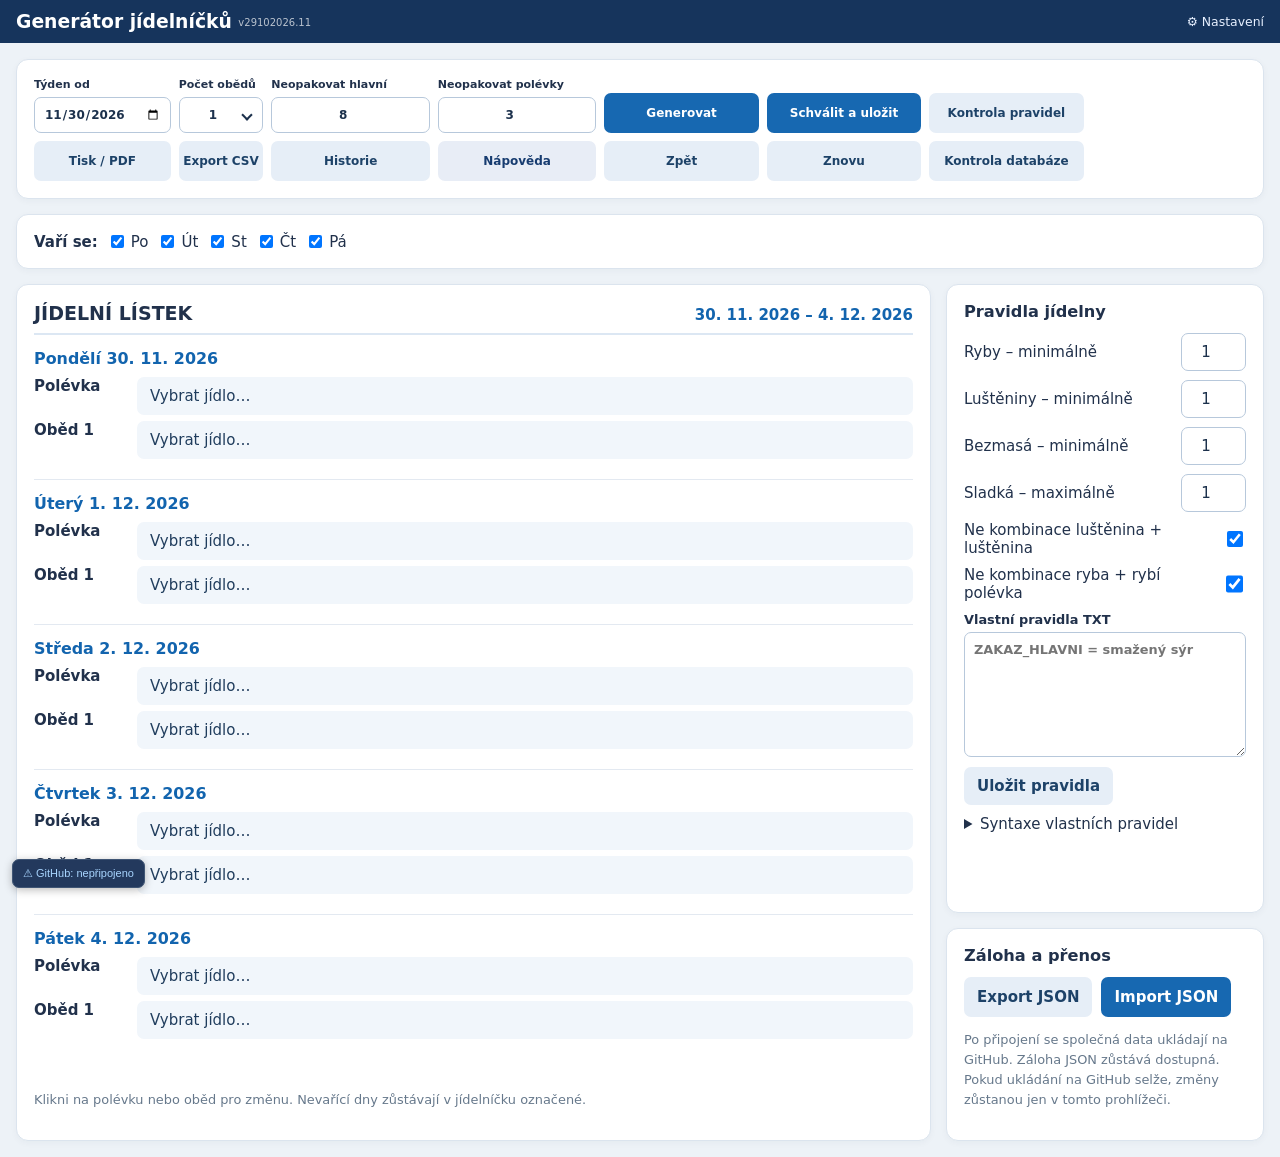
<file: index.html>
<!doctype html><html lang="cs"><head><meta charset="utf-8"><meta name="viewport" content="width=device-width,initial-scale=1"><title>Generátor školních jídelníčků</title><link rel="icon" href="favicon.ico?v=1" sizes="any"><link rel="apple-touch-icon" href="icon-192.png"><link rel="manifest" href="manifest.webmanifest"><meta name="theme-color" content="#ffb43d"><link rel="stylesheet" href="style.css?v=91"><style id="tablet-picker-stable-height">
/* Tablet: vyska dialogu nezavisi na poctu vysledku vyhledavani. */
@media (min-width: 601px) and (max-width: 1100px) {
  dialog#picker[open] {
    box-sizing: border-box !important;
    height: calc(100dvh - 12px) !important;
    max-height: calc(100dvh - 12px) !important;
    display: flex !important;
    flex-direction: column !important;
    overflow: hidden !important;
    margin-block: auto !important;
  }
  dialog#picker #choices {
    flex: 1 1 0 !important;
    min-height: 0 !important;
    max-height: none !important;
    overflow-y: auto !important;
    overscroll-behavior: contain;
  }
  dialog#picker .dialogtop,
  dialog#picker #pickerKindLabel,
  dialog#picker #search,
  dialog#picker .picker-category-label,
  dialog#picker .picker-management {
    flex-shrink: 0 !important;
  }
}
</style><style id="lenovo-picker-keyboard-fix">
/* Older Android WebView: visual viewport height is supplied by JS in pixels. */
@media (max-width: 1100px) {
 dialog#picker[open] {
  box-sizing:border-box!important;
  position:fixed!important;
  top:var(--picker-viewport-top, 0px)!important;
  bottom:auto!important;
  left:8px!important;right:8px!important;
  width:calc(100% - 16px)!important;
  max-width:none!important;
  height:var(--picker-viewport-height, calc(100vh - 16px))!important;
  max-height:var(--picker-viewport-height, calc(100vh - 16px))!important;
  margin:0 auto!important;
  padding:12px!important;
  display:flex!important;flex-direction:column!important;
  overflow:hidden!important;
 }
 dialog#picker #choices {flex:1 1 0!important;min-height:0!important;max-height:none!important;overflow-y:auto!important;overscroll-behavior:contain;}
 dialog#picker .dialogtop,dialog#picker #pickerKindLabel,dialog#picker #search,dialog#picker .picker-category-label,dialog#picker .picker-management {flex-shrink:0!important;}
 dialog#picker .picker-management {margin-top:auto!important;}
}
</style></head><body>
<header><div><h1>Generátor jídelníčků <small style="font-size:10px;font-weight:400;opacity:.7;white-space:nowrap;vertical-align:middle">v29102026.11</small></h1></div><div class="sync-area"><details class="github-settings"><summary>⚙ Nastavení</summary><div class="github-controls"><button id="ghConnect" type="button" class="alt">Připojit GitHub</button><button id="ghRefresh" type="button" class="alt" hidden>Načíst společná data</button><button id="ghResolve" type="button" class="alt" hidden>Vyřešit konflikt</button><button id="ghDisconnect" type="button" class="alt" hidden>Odpojit</button><p class="sync-hint">Změny se ukládají automaticky. Nová data se kontrolují při návratu do aplikace a průběžně. Při konfliktu se nic tiše nepřepíše.</p></div></details></div></header>
<main><section class="panel toolbar"><div class="toolbar-fields"><label>Týden od <span class="main-date-wrap"><input type="date" id="date" tabindex="-1" aria-hidden="true"><button type="button" id="openMainCalendar" class="main-date-overlay" aria-label="Vybrat týden v kalendáři" title="Vybrat týden v kalendáři"></button></span></label><label>Počet obědů <select id="count"><option value="1">1</option><option value="2">2</option></select></label><label>Neopakovat hlavní <input id="lockMain" type="number" min="0" max="20" value="8"><select id="lockMainMobile" class="mobile-lock-select" aria-label="Neopakovat hlavní"><option value="0">0</option><option value="1">1</option><option value="2">2</option><option value="3">3</option><option value="4">4</option><option value="5">5</option><option value="6">6</option><option value="7">7</option><option value="8" selected>8</option><option value="9">9</option><option value="10">10</option><option value="11">11</option><option value="12">12</option><option value="13">13</option><option value="14">14</option><option value="15">15</option><option value="16">16</option><option value="17">17</option><option value="18">18</option><option value="19">19</option><option value="20">20</option></select></label><label>Neopakovat polévky <input id="lockSoup" type="number" min="0" max="20" value="3"><select id="lockSoupMobile" class="mobile-lock-select" aria-label="Neopakovat polévky"><option value="0">0</option><option value="1">1</option><option value="2">2</option><option value="3" selected>3</option><option value="4">4</option><option value="5">5</option><option value="6">6</option><option value="7">7</option><option value="8">8</option><option value="9">9</option><option value="10">10</option><option value="11">11</option><option value="12">12</option><option value="13">13</option><option value="14">14</option><option value="15">15</option><option value="16">16</option><option value="17">17</option><option value="18">18</option><option value="19">19</option><option value="20">20</option></select></label></div><div class="toolbar-actions"><button id="generate">Generovat</button><button id="approve">Schválit a uložit</button><button id="validate" class="alt">Kontrola pravidel</button><button id="auditCatalog" class="alt">Kontrola databáze</button><button id="print" class="alt">Tisk / PDF</button><button id="csv" class="alt">Export CSV</button><button id="openHistory" class="alt">Historie</button><a class="help-link" href="napoveda.html?v=22" target="_blank" rel="noopener">Nápověda</a><button id="undo" class="alt">Zpět</button><button id="redo" class="alt">Znovu</button><details class="mobile-more" id="mobileMore"><summary>☰ Další</summary><div class="mobile-more-items"><button type="button" data-original="validate">Kontrola pravidel</button><button type="button" data-original="auditCatalog">Kontrola databáze</button><button type="button" data-original="csv">Export CSV</button><button type="button" data-original="print">Tisk / PDF</button><button type="button" data-original="openHistory">Historie</button><a href="napoveda.html?v=22" target="_blank" rel="noopener">Nápověda</a></div></details></div></section>
<section class="panel daybar"><strong>Vaří se:</strong><label><input type="checkbox" data-day="0" checked> Po</label><label><input type="checkbox" data-day="1" checked> Út</label><label><input type="checkbox" data-day="2" checked> St</label><label><input type="checkbox" data-day="3" checked> Čt</label><label><input type="checkbox" data-day="4" checked> Pá</label></section>
<div class="layout"><section class="panel"><div class="heading"><h2>JÍDELNÍ LÍSTEK</h2><strong id="range"></strong></div><div id="days"></div><p class="muted">Klikni na polévku nebo oběd pro změnu. Nevařící dny zůstávají v jídelníčku označené.</p></section>
<aside><section class="panel"><h2>Pravidla jídelny</h2><div id="rules"></div><label class="block">Vlastní pravidla TXT <textarea id="txtRules" rows="7" placeholder="ZAKAZ_HLAVNI = smažený sýr"></textarea></label><button id="saveRules" class="alt">Uložit pravidla</button><details><summary>Syntaxe vlastních pravidel</summary><p class="muted">ZAKAZ_HLAVNI, ZAKAZ_POLEVKA, ZAKAZ_KOMBINACE, VYZADUJ_HLAVNI, VYZADUJ_POLEVKA, VYZADUJ_KOMBINACE. Každý požadavek na samostatný řádek; kombinace ve tvaru polévka | hlavní jídlo.</p></details></section><section class="panel"><h2>Záloha a přenos</h2><div class="actions"><button id="backup" class="alt">Export JSON</button><label class="upload">Import JSON<input id="restore" type="file" accept=".json,application/json" hidden></label></div><p class="muted">Po připojení se společná data ukládají na GitHub. Záloha JSON zůstává dostupná. Pokud ukládání na GitHub selže, změny zůstanou jen v tomto prohlížeči.</p></section></aside></div>
<div id="status" role="status" aria-live="polite"></div></main>
<dialog id="picker"><div class="dialogtop"><h2 id="pickerTitle">Vybrat jídlo</h2><button id="closePicker" class="alt">Zavřít</button></div><label id="pickerKindLabel" class="picker-category-label" hidden>Druh <select id="pickerKind"><option value="main">Hlavní jídlo</option><option value="soup">Polévka</option></select></label><input id="search" placeholder="Hledat jídlo nebo kategorii…" autocomplete="off"><label class="picker-category-label">Kategorie <select id="pickerCategory"><option value="">VŠECHNY</option></select></label><div id="choices"></div><div class="picker-management"><label for="pickerMealName">Název vybraného nebo nového jídla</label><input id="pickerMealName" placeholder="Název pokrmu"><div class="picker-management-actions"><button type="button" id="pickerAdd" class="alt">Přidat</button><button type="button" id="pickerRename" class="alt">Přejmenovat</button><button type="button" id="pickerRemove" class="danger">Smazat</button><button type="button" id="pickerChoose">Vybrat ✓</button></div></div></dialog>
<dialog id="newMealCategoryDialog" class="new-meal-category-dialog"><h2>Potvrdit kategorii nového pokrmu</h2><div class="new-meal-summary"><div><strong>Druh:</strong> <span id="newMealKind"></span></div><div><label for="newMealName"><strong>Název jídla / polévky:</strong></label> <input id="newMealName" type="text" autocomplete="off" required></div></div><p id="newMealCategoryHint"></p><label class="block">Kategorie<select id="newMealCategory"></select></label><div class="actions"><button type="button" id="newMealCategoryAccept">Potvrdit a přidat</button><button type="button" id="newMealCategoryCancel" class="alt">Zrušit</button></div></dialog><dialog id="historyDialog" class="history-dialog"><div class="dialogtop"><h2>Historie jídelníčků</h2><button id="closeHistory" class="alt">Zavřít</button></div><div class="history-layout"><div class="history-list"><div id="historyList"></div></div><div class="history-detail"><h3 id="historyTitle">Vyber uložený týden</h3><div id="historyPreview"></div><div class="history-actions"><button id="historyLoad">Načíst jídelníček</button><button id="historyCopy" class="alt">Kopírovat do jiného týdne</button><button id="historyDelete" class="danger">Smazat z historie</button><label class="upload history-import-button">Import historie<input id="importHistory" type="file" accept=".json,application/json" hidden></label><button id="exportHistory" class="alt">Export historie</button><button id="historyPrint" class="alt">Tisk / PDF</button></div></div></div></dialog><dialog id="copyWeekDialog" class="copy-week-dialog" aria-labelledby="copyWeekTitle">
<div class="dialogtop"><h2 id="copyWeekTitle">Kopírovat do jiného týdne</h2><button type="button" id="copyCancel" class="alt">Zavřít</button></div>
<p>Vyber datum. Aplikace automaticky nastaví týden začínající příslušným pondělím.</p>
<div class="copy-cal-nav"><button type="button" id="copyPrevMonth" class="alt" aria-label="Předchozí měsíc">‹</button><strong id="copyMonthLabel"></strong><button type="button" id="copyNextMonth" class="alt" aria-label="Následující měsíc">›</button></div>
<div class="copy-cal-days"><span>Po</span><span>Út</span><span>St</span><span>Čt</span><span>Pá</span><span>So</span><span>Ne</span></div><div id="copyCalendar" class="copy-cal-grid"></div>
<div class="copy-cal-legend"><span>🟩 Dnes</span><span>🟦 Vybraný den</span><span>▫️ Cílový týden</span></div>
<p id="copyWeekRange" aria-live="polite"></p><p id="copyWeekWarning" class="copy-cal-warning" aria-live="polite"></p>
<div class="copy-cal-actions"><button type="button" id="copyToday" class="alt">Dnes</button><button type="button" id="copyConfirm">Kopírovat</button></div></dialog>
<script src="catalog-data.js"></script><script src="catalog.js"></script><script src="github-sync.js?v=23"></script><script src="app.js?v=79"></script><script>(function(){const menu=document.getElementById('mobileMore');if(!menu)return;menu.querySelectorAll('[data-original]').forEach(button=>button.addEventListener('click',()=>{menu.open=false;document.getElementById(button.dataset.original)?.click()}));menu.querySelectorAll('a').forEach(a=>a.addEventListener('click',()=>{menu.open=false}));document.addEventListener('pointerdown',e=>{if(menu.open&&!menu.contains(e.target))menu.open=false});document.addEventListener('keydown',e=>{if(e.key==='Escape'&&menu.open)menu.open=false});})();</script><script>/* Presne barvy jednotlivych polozek bez systemoveho sedeho hoveru. */
(()=>{const ids=['count','lockMainMobile','lockSoupMobile'];let active=null;
function close(){if(active){active.hidden=true;active=null}}
for(const id of ids){const sel=document.getElementById(id);if(!sel)continue;
const shell=document.createElement('span');shell.className='toolbar-select-shell';sel.parentNode.insertBefore(shell,sel);shell.append(sel);
const trigger=document.createElement('button');trigger.type='button';trigger.className='toolbar-select-trigger';trigger.setAttribute('aria-label',sel.getAttribute('aria-label')||sel.closest('label')?.textContent.trim()||id);shell.append(trigger);
const menu=document.createElement('div');menu.className='toolbar-select-list';menu.hidden=true;shell.append(menu);
function refresh(){trigger.textContent=sel.selectedOptions[0]?.textContent||sel.value;menu.replaceChildren();for(const opt of sel.options){const b=document.createElement('button');b.type='button';b.className='toolbar-select-item';b.textContent=opt.textContent;b.addEventListener('click',()=>{sel.value=opt.value;sel.dispatchEvent(new Event('change',{bubbles:true}));refresh();close();trigger.focus()});menu.append(b)}}
trigger.addEventListener('click',()=>{const was=!menu.hidden;close();if(!was){refresh();menu.hidden=false;active=menu}});
sel.addEventListener('change',refresh);const obs=new MutationObserver(refresh);obs.observe(sel,{attributes:true,attributeFilter:['value']});
refresh();const oldValue=Object.getOwnPropertyDescriptor(HTMLSelectElement.prototype,'value');if(oldValue){Object.defineProperty(sel,'value',{get(){return oldValue.get.call(this)},set(v){oldValue.set.call(this,v);refresh()},configurable:true})}
}
document.addEventListener('pointerdown',e=>{if(active&&!e.target.closest('.toolbar-select-shell'))close()});document.addEventListener('keydown',e=>{if(e.key==='Escape')close()});
})();</script><script id="lenovo-picker-keyboard-js">
(function(){
 const picker=document.getElementById('picker');if(!picker)return;
 function setLandscape(){
  var touch=window.matchMedia ? window.matchMedia('(pointer: coarse)').matches : ('ontouchstart' in window);
  var wide=window.innerWidth>=681 && window.innerWidth<=1800 && window.innerWidth>window.innerHeight;
  document.documentElement.classList.toggle('tablet-landscape-picker',!!(touch&&wide));
 }
 setLandscape();
 function fit(){
  setLandscape();
  if(!picker.open)return;
  const vv=window.visualViewport;
  const h=vv?vv.height:window.innerHeight;
  const top=vv?vv.offsetTop:0;
  picker.style.setProperty('--picker-viewport-height',Math.max(120,Math.floor(h-12))+'px');
  picker.style.setProperty('--picker-viewport-top',Math.round(top+6)+'px');
  picker.style.setProperty('--picker-viewport-left',Math.round(vv?vv.offsetLeft:0)+'px');
  picker.style.setProperty('--picker-viewport-width',Math.floor(vv?vv.width:window.innerWidth)+'px');
 }
 if(window.visualViewport){visualViewport.addEventListener('resize',fit);visualViewport.addEventListener('scroll',fit)}
 window.addEventListener('resize',fit);
 picker.addEventListener('focusin',()=>{fit();setTimeout(fit,100);setTimeout(fit,350)});
 new MutationObserver(fit).observe(picker,{attributes:true,attributeFilter:['open']});
 document.getElementById('search')?.addEventListener('input',fit);
})();
</script><script id="mobile-picker-compact-v09">(function(){
 var picker=document.getElementById('picker'),kind=document.getElementById('pickerKind'),search=document.getElementById('search');
 if(!picker||!kind||!search)return;
 function update(){picker.classList.toggle('picker-fixed-kind',kind.disabled);}
 new MutationObserver(update).observe(picker,{attributes:true,attributeFilter:['open']});
 update();
})();</script><script id="mobile-picker-keyboard-v11">(function(){
 var picker=document.getElementById('picker');
 var search=document.getElementById('search');
 if(!picker||!search)return;
 var baseline=0;
 function mobile(){return window.matchMedia('(max-width:600px)').matches;}
 function height(){return window.visualViewport?window.visualViewport.height:window.innerHeight;}
 function update(){
  if(!picker.open||!mobile()){
   picker.classList.remove('mobile-keyboard-open');
   if(!picker.open)baseline=0;
   return;
  }
  var current=height();
  if(!baseline||current>baseline)baseline=current;
  // Focus alone is insufficient: hardware keyboards and desktop emulation.
  var typing=document.activeElement===search;
  var reduced=baseline-current>Math.max(110,baseline*.19);
  picker.classList.toggle('mobile-keyboard-open',typing&&reduced);
 }
 function checkLater(){update();setTimeout(update,100);setTimeout(update,300);setTimeout(update,600);}
 picker.addEventListener('focusin',checkLater);
 picker.addEventListener('focusout',function(){setTimeout(update,80);});
 picker.addEventListener('click',function(e){
  if(e.target.closest('#choices')&&document.activeElement===search){search.blur();}
 });
 new MutationObserver(checkLater).observe(picker,{attributes:true,attributeFilter:['open']});
 if(window.visualViewport){visualViewport.addEventListener('resize',checkLater);visualViewport.addEventListener('scroll',update);}
 window.addEventListener('resize',checkLater);
 window.addEventListener('orientationchange',function(){baseline=0;checkLater();});
})();</script><div id="githubIndicator" class="github-indicator" role="status" aria-live="polite">⚠ GitHub: nepřipojeno</div><script id="github-indicator-keyboard-visibility">(function(){
  'use strict';
  var indicator=document.getElementById('githubIndicator');
  if(!indicator)return;
  var baseline=0;
  function mobile(){return window.matchMedia('(max-width:600px)').matches;}
  function viewportHeight(){return window.visualViewport?window.visualViewport.height:window.innerHeight;}
  function editing(){var e=document.activeElement;return !!(e&&(e.matches('input:not([type=checkbox]):not([type=radio]):not([type=button]):not([type=submit]),textarea,[contenteditable="true"]')));}
  function update(){
    if(!mobile()){indicator.classList.remove('keyboard-hidden');baseline=0;return;}
    var h=viewportHeight();
    if(!baseline||h>baseline)baseline=h;
    var keyboard=editing()&&baseline-h>Math.max(110,baseline*0.19);
    indicator.classList.toggle('keyboard-hidden',keyboard);
    if(!editing()&&!keyboard&&h>=baseline-50)baseline=h;
  }
  function deferred(){update();setTimeout(update,100);setTimeout(update,300);}
  document.addEventListener('focusin',deferred);
  document.addEventListener('focusout',deferred);
  if(window.visualViewport){window.visualViewport.addEventListener('resize',deferred);window.visualViewport.addEventListener('scroll',update);}
  window.addEventListener('resize',deferred);
  window.addEventListener('orientationchange',function(){baseline=0;deferred();});
  deferred();
})();</script><script id="github-settings-close-fix">(function(){
  const settings=document.querySelector('header .github-settings');
  if(!settings)return;
  const update=()=>{const header=document.querySelector('body > header');if(header)document.documentElement.style.setProperty('--github-settings-bottom',Math.ceil(header.getBoundingClientRect().bottom)+'px')};
  settings.addEventListener('toggle',()=>{if(settings.open)update()});
  document.addEventListener('pointerdown',e=>{if(settings.open&&!settings.contains(e.target))settings.open=false});
  settings.querySelectorAll('.github-controls button').forEach(button=>button.addEventListener('click',()=>{settings.open=false}));
  document.addEventListener('keydown',e=>{if(e.key==='Escape'&&settings.open)settings.open=false});
  window.addEventListener('resize',()=>{if(settings.open)update()});
})();</script></body></html>
</file>
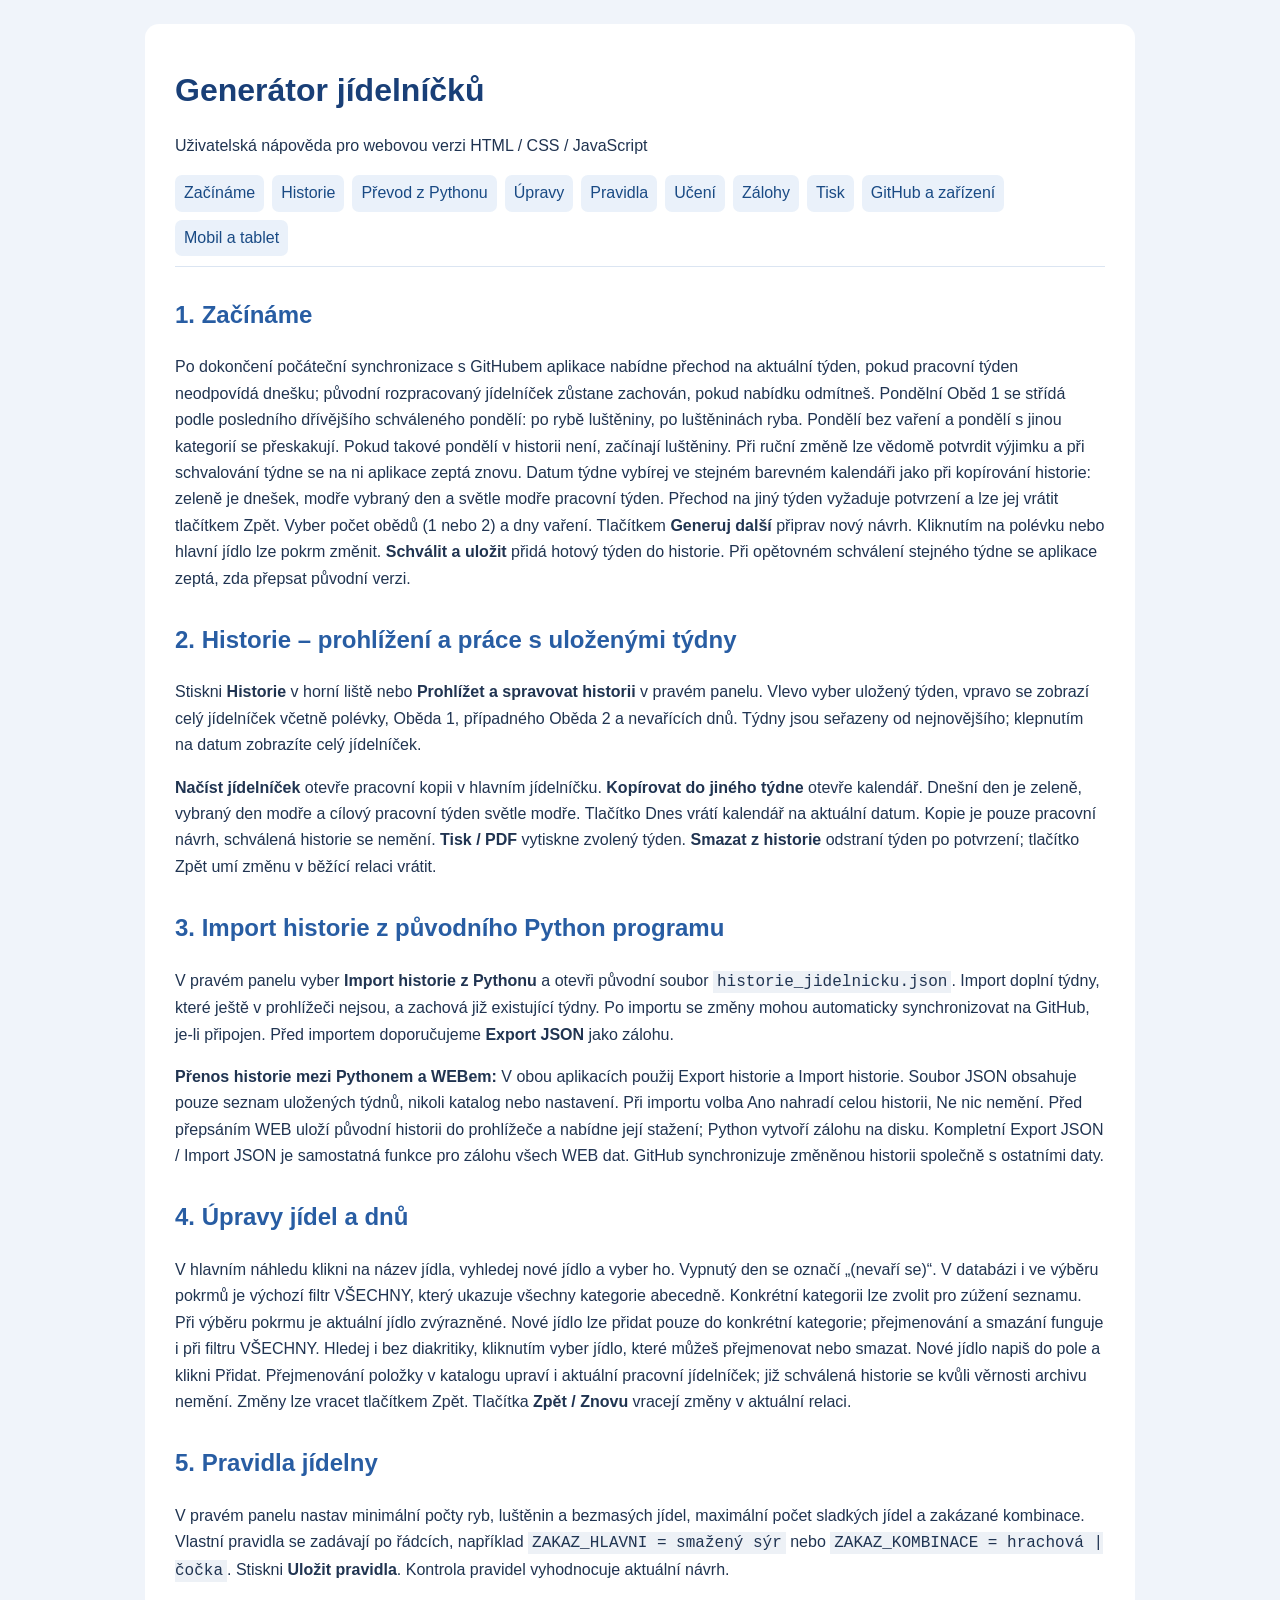
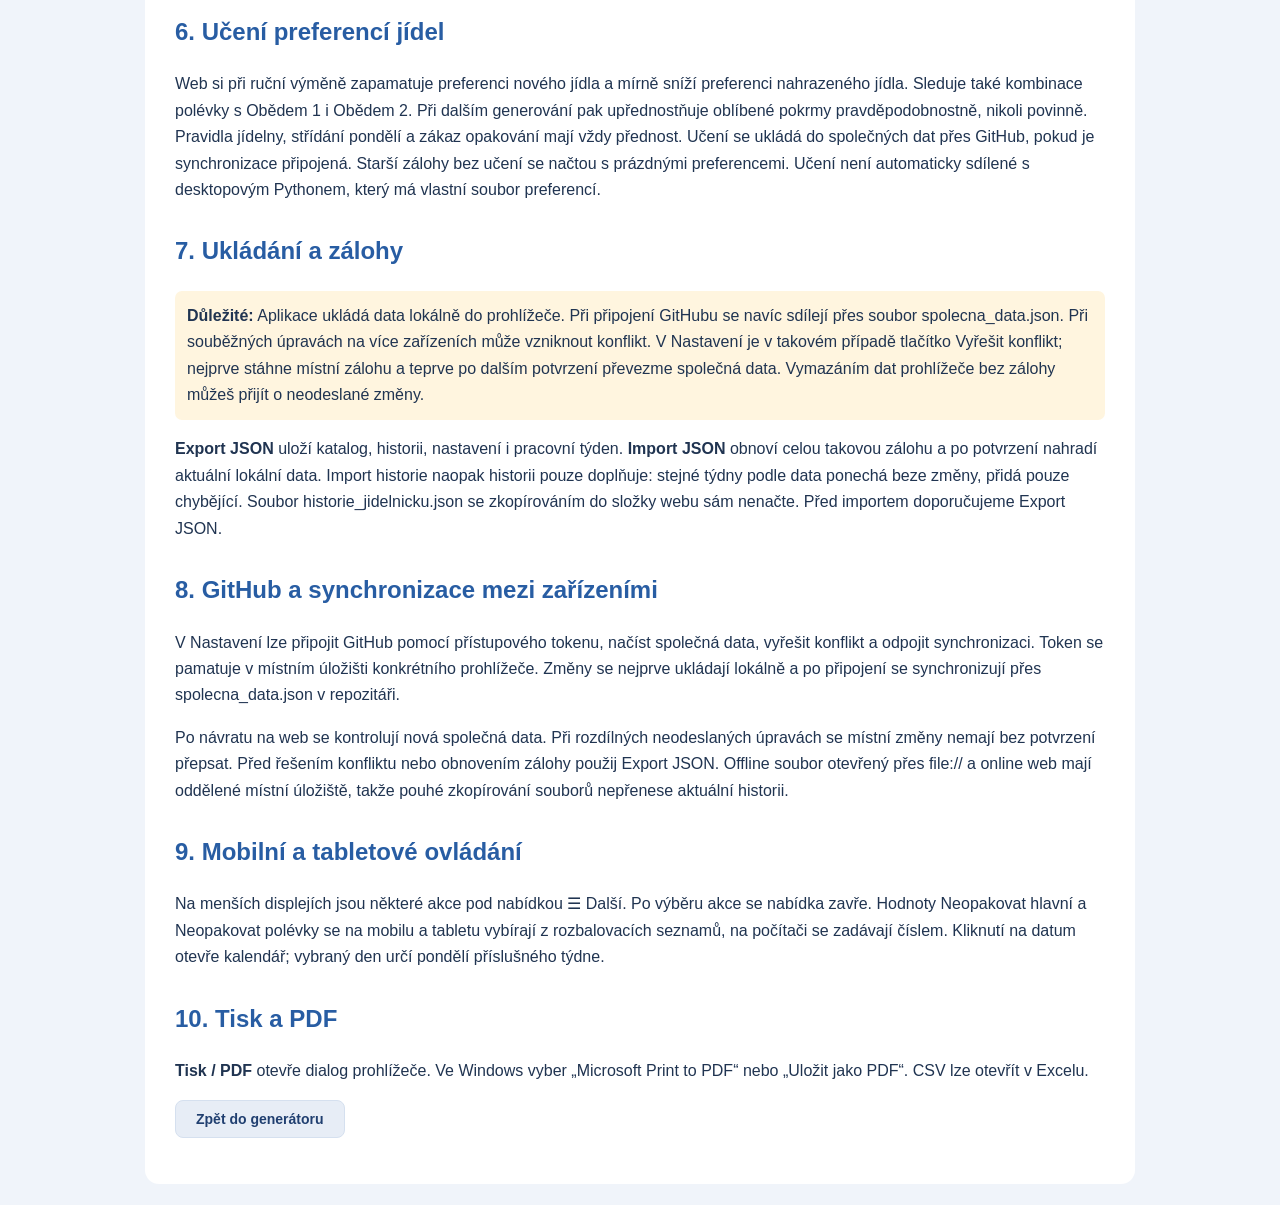
<file: napoveda.html>
<!DOCTYPE html>
<html lang="cs"><head><meta charset="utf-8"/><meta content="width=device-width,initial-scale=1" name="viewport"/><title>Nápověda – Generátor jídelníčků WEB</title><style>body{margin:0;background:#f0f4fa;color:#203451;font:16px/1.65 Segoe UI,Arial,sans-serif}main{max-width:930px;margin:24px auto;background:#fff;padding:30px;border-radius:14px}header{position:sticky;top:0;background:#fff;padding:10px 0;border-bottom:1px solid #dbe5f2}h1{margin:0;color:#193f77}h2{color:#285da3;margin-top:28px}nav{display:flex;gap:8px;flex-wrap:wrap}nav a{padding:5px 9px;background:#eaf1fa;border-radius:7px;color:#194a84;text-decoration:none}section{scroll-margin-top:95px}aside{background:#fff5df;padding:12px;border-radius:7px}code{background:#edf1f6;padding:2px 4px}@media(max-width:650px){main{margin:0;padding:16px;border-radius:0}}
.help-menu summary{display:none;cursor:pointer;font-weight:700;color:#194a84;padding:9px 10px;background:#eaf1fa;border-radius:8px}
@media(max-width:650px){
 body{font-size:15px;line-height:1.55}
 main{padding:12px}
 header{padding:7px 0;position:sticky;top:0;z-index:5;background:#fff}
 header h1{font-size:1.13rem;line-height:1.2}
 header p{display:none}
 .help-menu summary{display:block;font-size:14px}
 .help-menu:not([open]) nav{display:none}
 .help-menu[open] nav{display:grid;grid-template-columns:repeat(2,minmax(0,1fr));gap:5px;padding:7px 0;max-height:45dvh;overflow:auto}
 nav a{font-size:13px;padding:7px 8px}
 section{scroll-margin-top:95px}
 h2{font-size:1.2rem;margin-top:20px}
}
.back-button{display:inline-flex;align-items:center;justify-content:center;min-height:38px;padding:8px 20px;box-sizing:border-box;background:#e7edf6;border:1px solid #d5e0ef;border-radius:8px;color:#203f70;text-decoration:none;font:600 14px Segoe UI,Arial,sans-serif;cursor:pointer}.back-button:hover{background:#d8e5f5}.back-button:focus-visible{outline:2px solid #3264ac;outline-offset:2px}
html{scroll-behavior:smooth}
.to-top{position:fixed;right:22px;bottom:24px;z-index:30;width:46px;height:46px;border-radius:50%;border:1px solid #c4d5e9;background:rgba(255,255,255,.94);color:#194a84;font:700 25px Segoe UI,Arial,sans-serif;box-shadow:0 3px 12px #0002;cursor:pointer;opacity:0;visibility:hidden;pointer-events:none;transition:opacity .2s,visibility .2s,background .2s}
.to-top.visible{opacity:.85;visibility:visible;pointer-events:auto}
.to-top:hover,.to-top:focus-visible{opacity:1;background:#eaf1fa}
@media(max-width:650px){.to-top{right:12px;bottom:16px;width:44px;height:44px}}
@media(prefers-reduced-motion:reduce){html{scroll-behavior:auto}}
</style></head><body><main><header><h1>Generátor jídelníčků</h1><p>Uživatelská nápověda pro webovou verzi HTML / CSS / JavaScript</p><details class="help-menu" open=""><summary>☰ Obsah nápovědy</summary><nav><a href="#start">Začínáme</a><a href="#history">Historie</a><a href="#import">Převod z Pythonu</a><a href="#edit">Úpravy</a><a href="#rules">Pravidla</a><a href="#learning">Učení</a><a href="#backup">Zálohy</a><a href="#print">Tisk</a><a href="#sync">GitHub a zařízení</a><a href="#mobile">Mobil a tablet</a></nav></details></header><section id="start"><h2>1. Začínáme</h2><p>Po dokončení počáteční synchronizace s GitHubem aplikace nabídne přechod na aktuální týden, pokud pracovní týden neodpovídá dnešku; původní rozpracovaný jídelníček zůstane zachován, pokud nabídku odmítneš. Pondělní Oběd 1 se střídá podle posledního dřívějšího schváleného pondělí: po rybě luštěniny, po luštěninách ryba. Pondělí bez vaření a pondělí s jinou kategorií se přeskakují. Pokud takové pondělí v historii není, začínají luštěniny. Při ruční změně lze vědomě potvrdit výjimku a při schvalování týdne se na ni aplikace zeptá znovu. Datum týdne vybírej ve stejném barevném kalendáři jako při kopírování historie: zeleně je dnešek, modře vybraný den a světle modře pracovní týden. Přechod na jiný týden vyžaduje potvrzení a lze jej vrátit tlačítkem Zpět. Vyber počet obědů (1 nebo 2) a dny vaření. Tlačítkem <b>Generuj další</b> připrav nový návrh. Kliknutím na polévku nebo hlavní jídlo lze pokrm změnit. <b>Schválit a uložit</b> přidá hotový týden do historie. Při opětovném schválení stejného týdne se aplikace zeptá, zda přepsat původní verzi.</p></section><section id="history"><h2>2. Historie – prohlížení a práce s uloženými týdny</h2><p>Stiskni <b>Historie</b> v horní liště nebo <b>Prohlížet a spravovat historii</b> v pravém panelu. Vlevo vyber uložený týden, vpravo se zobrazí celý jídelníček včetně polévky, Oběda 1, případného Oběda 2 a nevařících dnů. Týdny jsou seřazeny od nejnovějšího; klepnutím na datum zobrazíte celý jídelníček.</p><p><b>Načíst jídelníček</b> otevře pracovní kopii v hlavním jídelníčku. <b>Kopírovat do jiného týdne</b> otevře kalendář. Dnešní den je zeleně, vybraný den modře a cílový pracovní týden světle modře. Tlačítko Dnes vrátí kalendář na aktuální datum. Kopie je pouze pracovní návrh, schválená historie se nemění. <b>Tisk / PDF</b> vytiskne zvolený týden. <b>Smazat z historie</b> odstraní týden po potvrzení; tlačítko Zpět umí změnu v běžící relaci vrátit.</p></section><section id="import"><h2>3. Import historie z původního Python programu</h2><p>V pravém panelu vyber <b>Import historie z Pythonu</b> a otevři původní soubor <code>historie_jidelnicku.json</code>. Import doplní týdny, které ještě v prohlížeči nejsou, a zachová již existující týdny. Po importu se změny mohou automaticky synchronizovat na GitHub, je-li připojen. Před importem doporučujeme <b>Export JSON</b> jako zálohu.</p><p><strong>Přenos historie mezi Pythonem a WEBem:</strong> V obou aplikacích použij Export historie a Import historie. Soubor JSON obsahuje pouze seznam uložených týdnů, nikoli katalog nebo nastavení. Při importu volba Ano nahradí celou historii, Ne nic nemění. Před přepsáním WEB uloží původní historii do prohlížeče a nabídne její stažení; Python vytvoří zálohu na disku. Kompletní Export JSON / Import JSON je samostatná funkce pro zálohu všech WEB dat. GitHub synchronizuje změněnou historii společně s ostatními daty.</p></section><section id="edit"><h2>4. Úpravy jídel a dnů</h2><p>V hlavním náhledu klikni na název jídla, vyhledej nové jídlo a vyber ho. Vypnutý den se označí „(nevaří se)“. V databázi i ve výběru pokrmů je výchozí filtr VŠECHNY, který ukazuje všechny kategorie abecedně. Konkrétní kategorii lze zvolit pro zúžení seznamu. Při výběru pokrmu je aktuální jídlo zvýrazněné. Nové jídlo lze přidat pouze do konkrétní kategorie; přejmenování a smazání funguje i při filtru VŠECHNY. Hledej i bez diakritiky, kliknutím vyber jídlo, které můžeš přejmenovat nebo smazat. Nové jídlo napiš do pole a klikni Přidat. Přejmenování položky v katalogu upraví i aktuální pracovní jídelníček; již schválená historie se kvůli věrnosti archivu nemění. Změny lze vracet tlačítkem Zpět. Tlačítka <b>Zpět / Znovu</b> vracejí změny v aktuální relaci.</p></section><section id="rules"><h2>5. Pravidla jídelny</h2><p>V pravém panelu nastav minimální počty ryb, luštěnin a bezmasých jídel, maximální počet sladkých jídel a zakázané kombinace. Vlastní pravidla se zadávají po řádcích, například <code>ZAKAZ_HLAVNI = smažený sýr</code> nebo <code>ZAKAZ_KOMBINACE = hrachová | čočka</code>. Stiskni <b>Uložit pravidla</b>. Kontrola pravidel vyhodnocuje aktuální návrh.</p></section><section id="learning"><h2>6. Učení preferencí jídel</h2><p>Web si při ruční výměně zapamatuje preferenci nového jídla a mírně sníží preferenci nahrazeného jídla. Sleduje také kombinace polévky s Obědem 1 i Obědem 2. Při dalším generování pak upřednostňuje oblíbené pokrmy pravděpodobnostně, nikoli povinně. Pravidla jídelny, střídání pondělí a zákaz opakování mají vždy přednost. Učení se ukládá do společných dat přes GitHub, pokud je synchronizace připojená. Starší zálohy bez učení se načtou s prázdnými preferencemi. Učení není automaticky sdílené s desktopovým Pythonem, který má vlastní soubor preferencí.</p></section><section id="backup"><h2>7. Ukládání a zálohy</h2><aside><b>Důležité:</b> Aplikace ukládá data lokálně do prohlížeče. Při připojení GitHubu se navíc sdílejí přes soubor spolecna_data.json. Při souběžných úpravách na více zařízeních může vzniknout konflikt. V Nastavení je v takovém případě tlačítko Vyřešit konflikt; nejprve stáhne místní zálohu a teprve po dalším potvrzení převezme společná data. Vymazáním dat prohlížeče bez zálohy můžeš přijít o neodeslané změny.</aside><p><b>Export JSON</b> uloží katalog, historii, nastavení i pracovní týden. <b>Import JSON</b> obnoví celou takovou zálohu a po potvrzení nahradí aktuální lokální data. Import historie naopak historii pouze doplňuje: stejné týdny podle data ponechá beze změny, přidá pouze chybějící. Soubor historie_jidelnicku.json se zkopírováním do složky webu sám nenačte. Před importem doporučujeme Export JSON.</p></section><section id="sync"><h2>8. GitHub a synchronizace mezi zařízeními</h2><p>V Nastavení lze připojit GitHub pomocí přístupového tokenu, načíst společná data, vyřešit konflikt a odpojit synchronizaci. Token se pamatuje v místním úložišti konkrétního prohlížeče. Změny se nejprve ukládají lokálně a po připojení se synchronizují přes spolecna_data.json v repozitáři.</p><p>Po návratu na web se kontrolují nová společná data. Při rozdílných neodeslaných úpravách se místní změny nemají bez potvrzení přepsat. Před řešením konfliktu nebo obnovením zálohy použij Export JSON. Offline soubor otevřený přes file:// a online web mají oddělené místní úložiště, takže pouhé zkopírování souborů nepřenese aktuální historii.</p></section><section id="mobile"><h2>9. Mobilní a tabletové ovládání</h2><p>Na menších displejích jsou některé akce pod nabídkou ☰ Další. Po výběru akce se nabídka zavře. Hodnoty Neopakovat hlavní a Neopakovat polévky se na mobilu a tabletu vybírají z rozbalovacích seznamů, na počítači se zadávají číslem. Kliknutí na datum otevře kalendář; vybraný den určí pondělí příslušného týdne.</p></section><section id="print"><h2>10. Tisk a PDF</h2><p><b>Tisk / PDF</b> otevře dialog prohlížeče. Ve Windows vyber „Microsoft Print to PDF“ nebo „Uložit jako PDF“. CSV lze otevřít v Excelu.</p></section><p><a class="back-button" href="index.html">Zpět do generátoru</a></p></main><button type="button" id="toTop" class="to-top" aria-label="Posun na začátek nápovědy" title="Zpět nahoru">↑</button><script>
// Desktop: navigace trvale viditelna. Mobil: nabidka po otevreni stranky sbalena.
(function () {
  const menu = document.querySelector('.help-menu');
  const header = document.querySelector('header');
  if (!menu || !header) return;
  const mobile = window.matchMedia('(max-width: 650px)');
  const syncMode = () => { menu.open = !mobile.matches; };
  syncMode();
  window.addEventListener('pageshow', syncMode);
  mobile.addEventListener('change', syncMode);

  menu.querySelectorAll('nav a[href^="#"]').forEach(link => {
    link.addEventListener('click', event => {
      const target = document.getElementById(link.hash.slice(1));
      if (!target) return;
      event.preventDefault();
      if (mobile.matches) menu.open = false;
      // Nejdříve zmensit zahlavi, az potom vypocitat cilovou polohu.
      requestAnimationFrame(() => {
        const offset = header.getBoundingClientRect().height + 12;
        const top = window.scrollY + target.getBoundingClientRect().top - offset;
        window.scrollTo({top: Math.max(0, top), behavior: window.matchMedia('(prefers-reduced-motion: reduce)').matches ? 'auto' : 'smooth'});
        history.replaceState(null, '', link.hash);
      });
    });
  });
  const topButton = document.getElementById('toTop');
  const updateTopButton = () => topButton.classList.toggle('visible', window.scrollY > 260);
  window.addEventListener('scroll', updateTopButton, {passive:true});
  topButton.addEventListener('click', () => {
    window.scrollTo({top:0, behavior:window.matchMedia('(prefers-reduced-motion: reduce)').matches ? 'auto' : 'smooth'});
  });
  updateTopButton();
  // Nabídku nezavírat při scrollování: jinak se může zavřít hned po otevření.
})();
</script></body></html>
</file>
<file: style.css>
:root {
  font-family: system-ui, -apple-system, Segoe UI, Arial, sans-serif;
  color: #21314b;
  background: #edf2f7;
  font-size: 15px;
}
* { box-sizing: border-box; }
body { margin: 0; }
header {
  background: #16345c;
  color: white;
  padding: 17px max(16px, calc((100vw - 1480px) / 2));
  display: flex;
  align-items: center;
  justify-content: space-between;
  gap: 16px;
}
header h1 { margin: 0; font-size: 1.5rem; }
header small { opacity: .85; }
#savedBadge { font-size: .8rem; color: #dbeafe; }
main {
  max-width: 1512px;
  margin: auto;
  padding: 16px;
}
.panel {
  background: white;
  border: 1px solid #dbe4ee;
  border-radius: 12px;
  padding: 17px;
  margin-bottom: 15px;
  box-shadow: 0 2px 7px #17304c0a;
}
.toolbar, .daybar, .actions {
  display: flex;
  gap: 9px;
  align-items: end;
  flex-wrap: wrap;
}
.toolbar label, .block {
  display: flex;
  flex-direction: column;
  gap: 5px;
  font-size: .86rem;
  font-weight: 600;
}
.toolbar input { max-width: 165px; }
.toolbar input[type=number] { width: 105px; }
input, select, textarea {
  border: 1px solid #b7c8db;
  border-radius: 7px;
  padding: 9px;
  background: white;
  color: #1c314c;
  font: inherit;
  min-width: 0;
}
textarea { width: 100%; resize: vertical; }
button, .upload {
  border: 0;
  border-radius: 7px;
  background: #1768b1;
  color: white;
  padding: 10px 13px;
  font: inherit;
  font-weight: 600;
  cursor: pointer;
  display: inline-flex;
  align-items: center;
  justify-content: center;
}
button:hover, .upload:hover { filter: brightness(.94); }
.alt { background: #e6eef7; color: #1d4268; }
.danger { background: #b83243; }
.daybar { align-items: center; }
.daybar label {
  display: flex;
  align-items: center;
  gap: 4px;
}
.layout {
  display: grid;
  grid-template-columns: minmax(0, 1fr) 355px;
  gap: 15px;
}
.heading {
  display: flex;
  flex-wrap: wrap;
  align-items: baseline;
  justify-content: space-between;
  gap: 12px;
  border-bottom: 2px solid #dce7f3;
  padding-bottom: 9px;
}
.heading h2 { font-size: 1.27rem; margin: 0; }
.heading strong, .daytitle { color: #1264ae; }
.day {
  border-bottom: 1px solid #e3e9f1;
  padding: 14px 0;
}
.day:last-child { border: 0; }
.daytitle {
  font-size: 1.06rem;
  font-weight: 750;
  margin-bottom: 9px;
}
.meal {
  display: grid;
  grid-template-columns: 95px minmax(0, 1fr);
  align-items: start;
  gap: 8px;
  margin: 6px 0;
}
.meal button {
  display: block;
  width: 100%;
  text-align: left;
  background: #f1f6fb;
  color: #203d5d;
  font-weight: 500;
  white-space: normal;
}
.meal button:hover { background: #dcebf9; }
.closed { color: #718096; font-style: italic; }
.muted {
  color: #66788b;
  font-size: .86rem;
  line-height: 1.55;
}
.block { margin: 10px 0; }
.block input, .block select { width: 100%; }
aside h2 { font-size: 1.08rem; margin: 0 0 12px; }
aside details { margin-top: 10px; }
#history .entry {
  padding: 9px 0;
  border-bottom: 1px solid #e4eaf2;
  display: flex;
  gap: 8px;
  justify-content: space-between;
  align-items: center;
  flex-wrap: wrap;
}
.entry button { padding: 7px 9px; font-size: .82rem; }
.rule {
  display: flex;
  justify-content: space-between;
  gap: 12px;
  align-items: center;
  margin: 9px 0;
}
.rule input[type=number] { width: 65px; }
.rule input[type=checkbox] { width: 18px; height: 18px; }
#status {
  position: fixed;
  bottom: 15px;
  left: 50%;
  transform: translateX(-50%);
  padding: 12px 20px;
  border-radius: 9px;
  background: #173b64;
  color: white;
  box-shadow: 0 8px 25px #1234;
  max-width: calc(100vw - 24px);
  display: none;
  z-index: 10;
}
#status.error { background: #a82b37; }
dialog {
  border: 0;
  border-radius: 13px;
  padding: 20px;
  width: min(760px, 95vw);
  max-height: 88vh;
  box-shadow: 0 16px 80px #0005;
}
dialog::backdrop { background: #10233b99; }
.dialogtop {
  display: flex;
  justify-content: space-between;
  align-items: center;
  gap: 10px;
}
.dialogtop h2 { margin: 0 0 12px; }
#search { width: 100%; margin-bottom: 12px; }
#choices { max-height: 58vh; overflow: auto; }
.choice {
  display: block;
  width: 100%;
  margin: 3px 0;
  text-align: left;
  background: #f2f6fb;
  color: #1e3858;
  font-weight: 500;
}
.choice small { display: block; color: #61768c; }
.empty { padding: 12px; color: #718096; }

/* Tablet / narrow desktop */
@media (max-width: 900px) {
  .layout { grid-template-columns: 1fr; }
  header { padding: 14px 12px; }
  main { padding: 10px; }
  .toolbar button { flex: 1 1 auto; }
}

/* Phones (S21 FE, Redmi Note 13 Pro+, běžné 360–430 px) */
@media (max-width: 500px) {
  :root { font-size: 14px; }
  header {
    display: block;
    padding: 12px 10px;
  }
  header h1 { font-size: 1.25rem; }
  header small { font-size: .8rem; }
  #savedBadge {
    display: block;
    margin-top: 4px;
    font-size: .75rem;
  }
  main { padding: 8px; }
  .panel {
    padding: 12px 10px;
    margin-bottom: 10px;
    border-radius: 10px;
  }
  .toolbar {
    gap: 6px;
    align-items: stretch;
  }
  .toolbar label {
    flex: 1 1 120px;
    gap: 3px;
    font-size: .8rem;
  }
  .toolbar input,
  .toolbar select {
    width: 100%;
    max-width: none;
    padding: 7px 8px;
    font-size: .9rem;
  }
  .toolbar input[type=number] { width: 100%; }
  button, .upload, .help-link {
    padding: 8px 10px;
    font-size: .88rem;
    border-radius: 6px;
  }
  .daybar {
    gap: 6px 10px;
    font-size: .9rem;
  }
  .daybar label { gap: 3px; }
  .heading {
    gap: 6px;
    padding-bottom: 6px;
  }
  .heading h2 { font-size: 1.1rem; }
  .day { padding: 10px 0; }
  .daytitle {
    font-size: .95rem;
    margin-bottom: 6px;
  }
  .meal {
    grid-template-columns: 1fr;
    gap: 2px;
    margin: 4px 0;
  }
  .meal strong {
    font-size: .8rem;
    color: #4a6080;
  }
  .meal button {
    padding: 8px 10px;
    font-size: .9rem;
  }
  .muted { font-size: .8rem; }
  aside h2 { font-size: 1rem; margin-bottom: 8px; }
  .block { margin: 8px 0; gap: 3px; }
  .block input, .block select, textarea {
    padding: 7px 8px;
    font-size: .9rem;
  }
  .rule {
    margin: 6px 0;
    gap: 8px;
    font-size: .85rem;
  }
  .rule input[type=number] { width: 56px; padding: 6px; }
  .rule input[type=checkbox] { width: 16px; height: 16px; }
  #history .entry {
    padding: 7px 0;
    gap: 6px;
  }
  .entry button {
    padding: 6px 8px;
    font-size: .78rem;
  }
  .actions { gap: 6px; }
  dialog {
    padding: 14px 12px;
    width: 96vw;
    max-height: 92vh;
    border-radius: 10px;
  }
  .dialogtop h2 { font-size: 1.05rem; margin-bottom: 8px; }
  #search { padding: 8px; margin-bottom: 8px; }
  #choices { max-height: 55vh; }
  .choice {
    padding: 8px 10px;
    margin: 2px 0;
    font-size: .9rem;
  }
  #status {
    padding: 10px 14px;
    font-size: .9rem;
    bottom: 10px;
  }
}

/* Extra small phones / narrow portrait */
@media (max-width: 380px) {
  :root { font-size: 13.5px; }
  .toolbar label { flex: 1 1 100%; }
  .daybar { gap: 4px 8px; }
  button, .upload, .help-link { padding: 7px 8px; font-size: .85rem; }
}

/* History dialog */
.help-link {
  display: inline-flex;
  align-items: center;
  background: #e8edf6;
  color: #173c70;
  text-decoration: none;
  padding: 10px 14px;
  border-radius: 7px;
  font-weight: 700;
}
.history-dialog {
  width: min(1100px, 96vw);
  max-width: 96vw;
  max-height: 92vh;
}
.history-layout {
  display: grid;
  grid-template-columns: minmax(210px, 32%) 1fr;
  gap: 18px;
}
.history-list {
  overflow-y: auto;
  max-height: 65vh;
}
.history-list input {
  width: 100%;
  box-sizing: border-box;
  margin: 8px 0;
}
.history-item {
  display: block;
  width: 100%;
  text-align: left;
  margin: 5px 0;
  background: #e9eef7;
  color: #15355c;
}
.history-item.selected {
  background: #2d60a7;
  color: white;
}
.history-detail {
  min-width: 0;
  overflow-y: auto;
  max-height: 70vh;
}
.history-day {
  padding: 9px 4px;
  border-bottom: 1px solid #dce3ed;
  line-height: 1.55;
}
.history-day strong {
  display: block;
  color: #285a9e;
}
.history-actions {
  display: flex;
  flex-wrap: wrap;
  gap: 8px;
  margin-top: 14px;
}
.history-actions button:disabled {
  opacity: .45;
  cursor: not-allowed;
}
@media (max-width: 680px) {
  .history-layout { grid-template-columns: 1fr; }
  .history-list { max-height: 160px; }
  .history-detail { max-height: 50vh; }
}
@media (max-width: 500px) {
  .history-dialog { padding: 12px 10px; }
  .history-list { max-height: 140px; }
  .history-detail { max-height: 48vh; }
  .history-actions { gap: 6px; }
  .history-actions button {
    padding: 7px 9px;
    font-size: .85rem;
  }
}

/* Print */
@media print {
  header, .toolbar, .daybar, aside, .muted, #status, dialog {
    display: none !important;
  }
  body { background: white; }
  main { padding: 0; }
  .layout { display: block; }
  .panel {
    border: 0;
    box-shadow: none;
  }
  .meal button {
    background: white;
    color: black;
    padding: 2px 0;
  }
  .heading { margin-bottom: 12px; }
  .history-dialog { display: none !important; }
}
/* Databáze jídel */
.catalog-list{max-height:290px;overflow-y:auto;border:1px solid #dbe4ee;border-radius:8px;padding:5px;margin:8px 0;overscroll-behavior:contain}
.catalog-item{display:block;width:100%;text-align:left;color:#203d5d;background:#f1f6fb;font-weight:500;margin:3px 0;white-space:normal;overflow-wrap:anywhere}
.catalog-item.selected{background:#245d9b;color:white}
/* Dialog historie přesně ve viditelné části mobilního displeje */
.history-dialog{position:fixed;inset:0;margin:auto;box-sizing:border-box;overflow-y:auto;max-height:calc(100dvh - 24px)}
@media(max-width:680px){
 .history-dialog{width:calc(100vw - 16px);max-width:calc(100vw - 16px);height:calc(100dvh - 24px);max-height:calc(100dvh - 24px);padding:12px;}
 .history-layout{display:flex;flex-direction:column;gap:10px}
 .history-list{max-height:25dvh;flex-shrink:0}
 .history-detail{max-height:none;overflow:visible}
 .history-actions{padding-bottom:12px}
}

/* Mobilní historie: skutečně vystředěný modal bez horizontálního posuvu */
@media screen and (max-width: 680px) {
  dialog.history-dialog,
  dialog.history-dialog[open] {
    position: fixed !important;
    inset: 0 !important;
    left: 0 !important;
    right: 0 !important;
    top: 0 !important;
    bottom: 0 !important;
    margin: auto !important;
    width: calc(100% - 20px) !important;
    max-width: calc(100% - 20px) !important;
    min-width: 0 !important;
    height: calc(100% - 24px) !important;
    max-height: calc(100% - 24px) !important;
    padding: 12px !important;
    overflow-x: hidden !important;
    overflow-y: auto !important;
    box-sizing: border-box !important;
    overscroll-behavior: contain;
  }
  .history-dialog *, .history-dialog *::before, .history-dialog *::after { box-sizing: border-box; min-width: 0; }
  .history-dialog .dialogtop { position: sticky; top: -12px; z-index: 2; background: white; padding: 10px 0; align-items: center; }
  .history-dialog .dialogtop h2 { font-size: 1.13rem; margin: 0; overflow-wrap: anywhere; }
  .history-dialog .dialogtop button { min-height: 46px; padding: 10px 16px; font-size: 1rem; flex-shrink: 0; }
  .history-dialog .history-layout { display: flex; flex-direction: column; width: 100%; gap: 12px; }
  .history-dialog .history-list { width: 100%; max-height: 26vh; max-height: 26dvh; overflow-y: auto; }
  .history-dialog .history-detail { width: 100%; max-height: none; overflow: visible; }
  .history-dialog .history-item { min-height: 46px; padding: 11px 12px; font-size: 1rem; overflow-wrap: anywhere; }
  .history-dialog .history-actions { display: grid; grid-template-columns: repeat(2, minmax(0, 1fr)); gap: 9px; }
  .history-dialog .history-actions button { width: 100%; min-height: 50px; padding: 11px 8px; font-size: .95rem; line-height: 1.25; white-space: normal; overflow-wrap: anywhere; }
  .history-dialog input { min-height: 46px; font-size: 16px; width: 100%; }
  .history-dialog #historyPreview { overflow-wrap: anywhere; }
}
@media screen and (max-width: 360px) {
  .history-dialog .history-actions { grid-template-columns: 1fr; }
}

/* v2: mobilní historie jako samostatná obrazovka; bez desktopových minimálních šířek */
@media screen and (max-width: 800px) {
 html,body {max-width:100%;overflow-x:hidden}
 dialog#historyDialog[open] {
   position:fixed !important; inset:0 !important; margin:0 !important;
   width:100% !important; min-width:0 !important; max-width:100% !important;
   height:100% !important; height:100dvh !important;
   max-height:100% !important; max-height:100dvh !important;
   border:0 !important; border-radius:0 !important;
   padding:0 12px 18px !important; overflow-x:hidden !important;
   overflow-y:auto !important; overscroll-behavior:contain;
 }
 #historyDialog .dialogtop {position:sticky;top:0 !important;z-index:5;background:white;
   margin:0 -12px 12px;padding:12px;min-height:66px;display:flex;gap:8px;}
 #historyDialog .dialogtop h2 {font-size:clamp(17px,5vw,22px);line-height:1.25;flex:1;}
 #historyDialog .dialogtop button {min-width:95px;min-height:48px;font-size:16px;}
 #historyDialog .history-layout {display:flex !important;flex-direction:column !important;
   grid-template-columns:none !important;gap:12px;width:100%;min-width:0;}
 #historyDialog .history-list {max-height:none !important;overflow:visible !important;width:100%;}
 #historyDialog #historyList {max-height:28dvh;overflow-y:auto;overscroll-behavior:contain;}
 #historyDialog .history-detail {width:100%;min-width:0;max-height:none !important;overflow:visible !important;}
 #historyDialog .history-actions {display:grid;grid-template-columns:repeat(2,minmax(0,1fr));gap:10px;}
 #historyDialog .history-actions button {font-size:15px;min-height:52px;padding:10px 7px;}
 #historyDialog .history-item {min-height:48px;font-size:16px;}
 #historyDialog input {font-size:16px;min-height:48px;}
 #historyDialog #historyPreview {overflow-wrap:anywhere;}
}
@media screen and (max-width:380px) {
 #historyDialog .history-actions {grid-template-columns:1fr;}
}

/* v3: kompaktní historie pro telefony */
@media screen and (max-width:800px) {
 #historyDialog .dialogtop {min-height:48px;padding:8px 12px;margin-bottom:5px;}
 #historyDialog .dialogtop h2 {font-size:18px;margin:0;line-height:1.2;}
 #historyDialog .dialogtop button {min-height:40px;min-width:78px;padding:7px 10px;font-size:14px;}
 #historyDialog .history-layout {gap:8px;}
 #historyDialog #historyList {max-height:22dvh;}
 #historyDialog .history-item {min-height:39px;font-size:14px;padding:8px 10px;margin:3px 0;}
 #historyDialog .history-detail h3 {font-size:16px;line-height:1.35;margin:8px 0;}
 #historyDialog .history-day {padding:6px 2px;font-size:14px;line-height:1.4;}
 #historyDialog .history-actions {gap:7px;margin-top:10px;}
 #historyDialog .history-actions button {min-height:44px;font-size:14px;padding:8px;}
}

.github-controls{display:flex;gap:8px;flex-wrap:wrap}.github-controls button{padding:8px 10px;font-size:.82rem}@media(max-width:650px){.github-controls{margin-top:8px}}

/* Synchronizace v rozbalovacím nastavení. */
.sync-area{display:flex;align-items:center;gap:12px;flex-wrap:wrap;justify-content:flex-end}
.github-settings{position:relative;font-size:.83rem}
.github-settings summary{cursor:pointer;color:#e7f0ff;list-style:none;white-space:nowrap}
.github-settings summary::-webkit-details-marker{display:none}
.github-settings[open] .github-controls{position:absolute;z-index:30;right:0;top:calc(100% + 9px);width:min(320px,calc(100vw - 20px));background:#fff;color:#21314b;padding:14px;border-radius:10px;box-shadow:0 8px 28px #0b1e3c55;display:flex;flex-direction:column;align-items:stretch;gap:8px}
.github-settings:not([open]) .github-controls{display:none}
.github-controls button[hidden]{display:none}
.sync-hint{font-size:.8rem;line-height:1.45;margin:3px 0 0;color:#52677e}
@media(max-width:500px){.sync-area{justify-content:space-between;gap:8px;margin-top:6px}.github-settings[open] .github-controls{right:0}#savedBadge{margin:0}}

/* V9: kalendar kopirovani historie */
.copy-week-dialog{width:min(460px,94vw);max-height:90vh;border:0;border-radius:14px;padding:20px;color:#203451;box-shadow:0 16px 60px #0004}
.copy-cal-nav,.copy-cal-actions{display:flex;align-items:center;justify-content:space-between;gap:12px;margin:14px 0}
.copy-cal-nav strong{text-transform:capitalize}.copy-cal-days,.copy-cal-grid{display:grid;grid-template-columns:repeat(7,minmax(0,1fr));gap:4px}
.copy-cal-days{text-align:center;font-size:12px;font-weight:700;color:#586b86;margin-bottom:6px}
.copy-cal-day{min-width:0;aspect-ratio:1;border:1px solid transparent;border-radius:8px;background:#f0f3f8;color:#203451;padding:0;cursor:pointer;font-size:14px}
.copy-cal-day.outside{opacity:.4}.copy-cal-day.in-week{background:#dce9fb}.copy-cal-day.is-today{background:#c2efd4;border:2px solid #168251;font-weight:700}
.copy-cal-day.is-selected{background:#2457ad;color:white;border:2px solid #143b81;font-weight:700}.copy-cal-day:focus-visible{outline:3px solid #f59e0b;outline-offset:1px}
.copy-cal-legend{display:flex;flex-wrap:wrap;gap:12px;margin:12px 0;font-size:12px}.copy-cal-warning{color:#925000;font-weight:600}.copy-cal-actions{justify-content:flex-end}

/* V10: jednotny barevny kalendar pro hlavni vyber tydne. */
.main-date-wrap{position:relative;display:block;min-width:0}
.main-date-wrap #date{width:100%;pointer-events:none}
.main-date-overlay{position:absolute;inset:0;width:100%;height:100%;background:transparent;border:0;cursor:pointer;border-radius:6px;z-index:1;padding:0}
.main-date-overlay:focus-visible{outline:3px solid #2457ad;outline-offset:2px}

/* v11: sjednoceny filtr vsech kategorii a zvyrazneni aktualniho pokrmu */
.picker-category-label{display:flex;flex-direction:column;gap:5px;margin-bottom:10px;font-weight:600}
#pickerCategory{width:100%;max-width:100%}
.choice.selected{background:#dce9fa;outline:2px solid #3766a6;outline-offset:-2px}

/* v16: seznam databaze drzi staly prostor pri filtrovani */
#catalogList.catalog-list { height:290px; min-height:290px; max-height:290px; overflow-y:auto; overscroll-behavior:contain; }
/* v16: vyber jidel neztraci vysku pri ubyvani vysledku */
#picker[open] { display:flex; flex-direction:column; }
#picker #choices { flex:1 1 auto; min-height:0; overflow-y:auto; overscroll-behavior:contain; }
#picker #search, #picker .picker-category-label, #picker .dialogtop { flex:0 0 auto; }
@media screen and (max-width:680px) {
 #picker[open] {
  position:fixed; inset:0; margin:auto; box-sizing:border-box;
  width:calc(100vw - 12px); max-width:calc(100vw - 12px);
  height:calc(100dvh - 12px); max-height:calc(100dvh - 12px);
  padding:12px; overflow:hidden;
 }
 #picker .dialogtop {gap:8px;align-items:center;margin-bottom:8px;}
 #picker .dialogtop h2 {font-size:1.08rem;line-height:1.2;margin:0;}
 #picker .dialogtop button {padding:8px 10px;min-height:40px;}
 #picker #search {font-size:16px;min-height:44px;margin:0 0 8px;}
 #picker .picker-category-label {font-size:.85rem;gap:3px;margin:0 0 8px;}
 #picker #pickerCategory {font-size:16px;min-height:42px;}
 #picker #choices {max-height:none;min-height:0;}
 #picker .choice {min-height:42px;padding:10px 9px;}
 #catalogList.catalog-list {height:250px;min-height:250px;max-height:250px;}
 #catalogSearch {font-size:16px;}
}

/* v17: Nastavení GitHubu vždy uvnitř mobilního viewportu. */
@media screen and (max-width: 650px) {
  .sync-area { min-width: 0; width: 100%; }
  .github-settings { position: static; }
  .github-settings[open] .github-controls {
    position: fixed;
    top: max(12px, env(safe-area-inset-top));
    left: 12px;
    right: 12px;
    width: auto;
    max-width: none;
    max-height: calc(100dvh - 24px);
    overflow-y: auto;
    overflow-x: hidden;
    z-index: 100;
  }
  .github-controls button { min-height: 44px; white-space: normal; }
}

/* v18: stálá výška výběru a úpravy katalogu přímo v dialogu */
#picker[open]{display:flex;flex-direction:column;height:min(760px,88dvh);max-height:88dvh;overflow:hidden}
#picker #choices{flex:1 1 auto;min-height:0;max-height:none;overflow-y:auto}
.picker-choice-row{display:flex;gap:5px;align-items:stretch;margin:3px 0}
.picker-choice-row .choice{flex:1;min-width:0;margin:0}
.picker-edit-button{flex:0 0 auto;padding:7px 10px;font-size:.82rem}
.picker-edit-selected .picker-edit-button{outline:2px solid #2457ad}
.picker-management{flex:0 0 auto;border-top:1px solid #dce7f3;padding-top:9px;display:grid;gap:6px}
.picker-management label{font-size:.83rem;font-weight:600}
.picker-management-actions{display:flex;gap:7px;flex-wrap:wrap}
.picker-management-actions button{flex:1;min-width:90px;padding:8px}
@media(max-width:680px){#picker[open]{height:calc(100dvh - 12px);max-height:calc(100dvh - 12px)}.picker-management-actions button{min-width:0}.picker-edit-button{min-width:68px}}

/* Zvýraznění právě upravovaného pokrmu v seznamu. */
.picker-edit-selected .choice{background:#dbeafe;outline:2px solid #2457ad;outline-offset:-2px;font-weight:700}

/* v22: jedno kliknutí pouze označí, potvrzení samostatným tlačítkem */
#picker .choice.selected{background:#dbeafe;outline:2px solid #2457ad;outline-offset:-2px;font-weight:700}
#picker .picker-management-actions{display:grid;grid-template-columns:repeat(4,minmax(0,1fr));gap:6px}
#picker .picker-management-actions button{min-width:0;padding:9px 4px;font-size:.88rem}
#pickerChoose{background:#1768b1;color:#fff}
@media(max-width:480px){#picker .picker-management-actions button{font-size:.77rem;padding:10px 2px}}

.new-meal-category-dialog{width:min(480px,95vw);height:auto;min-height:0;max-height:85dvh}.new-meal-category-dialog h2{margin:0 0 12px;font-size:1.2rem}.new-meal-category-dialog .actions{margin-top:16px}.new-meal-category-dialog select{width:100%}

.new-meal-summary{background:#f0f5fb;border:1px solid #cbd9ea;border-radius:9px;padding:12px;margin:12px 0;overflow-wrap:anywhere;line-height:1.6}.new-meal-category-dialog button:disabled{opacity:.45;cursor:not-allowed}

/* v26: potvrzení kategorie je kompaktní a svisle vystředěné; hlavní výběrový dialog zůstává vysoký. */
#newMealCategoryDialog[open] {
  position: fixed;
  inset: 0;
  margin: auto;
  width: min(480px, calc(100vw - 24px));
  height: fit-content;
  min-height: 0;
  max-height: min(85dvh, 560px);
  overflow-y: auto;
  padding: 18px 20px;
  box-sizing: border-box;
}
#newMealCategoryDialog .new-meal-summary { margin: 8px 0; padding: 10px 12px; }
#newMealCategoryDialog .actions { margin-top: 12px; }
@media (max-width: 480px) {
  #newMealCategoryDialog[open] { padding: 16px; }
}

/* v27: Import historie je v horní liště, na mobilu se přirozeně zalamuje. */
.toolbar-import-history{display:inline-flex;align-items:center;justify-content:center;cursor:pointer;white-space:normal;text-align:center;min-height:40px;background:#1768b1;color:white;border-radius:7px;padding:10px 13px;font:inherit;font-weight:600;line-height:1.2;max-width:100%;}
.toolbar-import-history:hover{filter:brightness(.94)}
@media(max-width:680px){.toolbar-import-history{flex:1 1 auto;min-width:0;font-size:.9rem;min-height:44px}}

/* v28: shodna spodni hrana panelu a postranniho sloupce na PC */
@media (min-width:901px) {
  .layout { align-items:stretch; }
  .layout > .panel {display:flex;flex-direction:column;min-height:100%;}
  .layout > .panel > .muted:last-child {margin-top:auto;padding-top:16px;}
  .layout > aside {display:flex;flex-direction:column;min-height:100%;}
  .layout > aside > .panel:last-child {flex:1 1 auto;}
  #historyDialog .history-layout {grid-template-columns:minmax(190px, 245px) minmax(0,1fr);}
  #historyDialog .history-list {min-width:0;}
}
/* Import patri do spravce historie, nikoliv do hlavni listy */
#historyDialog .history-import-button {display:inline-flex;align-items:center;justify-content:center;
  min-height:40px;padding:10px 13px;white-space:normal;text-align:center;line-height:1.2;
  border-radius:7px;background:#1768b1;color:white;font-weight:600;cursor:pointer;max-width:100%;}
#historyDialog .history-import-button:hover {filter:brightness(.94)}
@media (max-width:680px) {
  #historyDialog .history-import-button {width:100%;min-height:44px;font-size:14px;}
}

/* v29: PC - oba sloupce konci na stejne urovni; zaloha zustava kompaktni. */
@media (min-width:901px) {
  .layout {align-items:stretch;grid-template-columns:minmax(0,1fr) 318px;}
  .layout > .panel {height:100%;min-height:0;}
  .layout > aside {display:grid;grid-template-rows:minmax(0,1fr) auto;align-content:stretch;min-height:0;gap:15px;}
  .layout > aside > .panel {margin:0;min-height:0;}
  .layout > aside > .panel:first-child {min-height:0;}
  .layout > aside > .panel:last-child {flex:none;align-self:end;}
  #historyDialog {width:min(1120px,96vw);}
  #historyDialog .history-layout {grid-template-columns:205px minmax(0,1fr);gap:16px;}
  #historyDialog .history-actions {gap:6px;}
  #historyDialog .history-actions button,#historyDialog .history-import-button {padding:9px 10px;font-size:.9rem;}
}

/* v30: čitelná celá období a kompaktnější historie na desktopu */
@media (min-width:901px) {
  #historyDialog { width:min(950px,96vw); max-width:96vw; }
  #historyDialog .history-layout { grid-template-columns: minmax(245px,260px) minmax(0,1fr); gap:14px; }
  #historyDialog .history-item { font-size:.88rem; white-space:nowrap; padding:9px 8px; }
  #historyDialog .history-actions {gap:5px;}
  #historyDialog .history-actions button,
  #historyDialog .history-import-button {font-size:.82rem;padding:8px 8px;}
}

/* v31: kompaktní šířka historie na PC, bez zbytečné pravé mezery. */
@media (min-width:901px) {
  dialog#historyDialog {width:min(790px,96vw);max-width:96vw;}
  #historyDialog .history-layout {grid-template-columns:205px minmax(0,1fr);gap:16px;}
  #historyDialog .history-actions {gap:6px;}
}

/* v32: všech pět akcí historie v jednom řádku na PC. */
@media (min-width:901px) {
  dialog#historyDialog {width:min(900px,96vw);max-width:96vw;}
  #historyDialog .history-layout {grid-template-columns:225px minmax(0,1fr);gap:14px;}
  #historyDialog .history-actions {display:flex;flex-wrap:nowrap;gap:5px;align-items:center;}
  #historyDialog .history-actions button,
  #historyDialog .history-actions .history-import-button {flex:0 0 auto;white-space:nowrap;font-size:11px;padding:8px 7px;min-height:36px;}
  #historyDialog .history-item {white-space:nowrap;font-size:.88rem;}
}

/* v33: stejne odsazeni vlevo a vpravo, prohozeni Smazat / Tisk. */
@media (min-width:901px) {
  #historyDialog .history-actions {
    box-sizing:border-box; width:100%; padding-inline:12px;
    display:flex; flex-wrap:nowrap; justify-content:space-between; gap:4px;
  }
  #historyDialog .history-actions button,
  #historyDialog .history-actions .history-import-button {
    flex:0 1 auto; min-width:0; white-space:nowrap;
    font-size:11px; padding:8px 6px;
  }
}

/* v34: kompaktní skupina akcí historie; bez roztažených mezer. */
@media (min-width:901px) {
 #historyDialog .history-actions {
   display:flex; flex-wrap:nowrap; justify-content:center; align-items:center;
   gap:4px; padding-inline:0; width:100%;
 }
 #historyDialog .history-actions button,
 #historyDialog .history-actions .history-import-button {
   flex:0 0 auto; white-space:nowrap; font-size:12px;
   padding:9px 11px; min-height:38px;
 }
}

/* v35 – přehledná chronologická horní lišta, bez překrývání tlačítek */
.toolbar {display:flex;flex-direction:column;align-items:stretch;gap:10px;}
.toolbar-fields,.toolbar-actions {display:flex;align-items:flex-end;gap:8px;flex-wrap:wrap;min-width:0;}
.toolbar-fields > label {flex:0 1 auto;min-width:0;}
.toolbar-actions > button,.toolbar-actions > .help-link {flex:0 0 auto;min-height:36px;}
.toolbar-actions {align-items:center;}
@media (min-width:1100px) {
 .toolbar {display:grid;grid-template-columns:auto minmax(0,1fr);align-items:end;column-gap:10px;row-gap:8px;}
 .toolbar-fields {grid-column:1;grid-row:1;flex-wrap:nowrap;}
 .toolbar-actions {grid-column:2;grid-row:1;}
 .toolbar-fields label {white-space:nowrap;}
 .toolbar-fields input[type=number] {width:88px;}
 .toolbar-fields input {max-width:130px;}
 .toolbar-actions button,.toolbar-actions .help-link {padding:9px 11px;font-size:.88rem;}
}
@media (max-width:1099px) {
 .toolbar-fields {width:100%;}
 .toolbar-actions {width:100%;}
}
@media (max-width:600px) {
 .toolbar-fields {display:grid;grid-template-columns:repeat(2,minmax(0,1fr));gap:8px;}
 .toolbar-fields > label {width:100%;white-space:normal;}
 .toolbar-fields input,.toolbar-fields select {width:100%;max-width:none;}
 .toolbar-actions {display:grid;grid-template-columns:repeat(2,minmax(0,1fr));gap:7px;}
 .toolbar-actions > button,.toolbar-actions > .help-link {width:100%;min-width:0;min-height:42px;text-align:center;white-space:normal;}
 .toolbar-actions > #generate,.toolbar-actions > #approve {grid-column:span 1;}
}
@media (max-width:360px) {.toolbar-actions {grid-template-columns:1fr;}}

/* v36 – přesné dva řádky: Zpět začíná pod Generuj další. */
@media (min-width:1100px) {
 .toolbar {display:grid;grid-template-columns:120px 70px 145px 145px 130px 140px 145px 140px;grid-template-rows:auto auto;gap:8px 8px;align-items:end;}
 .toolbar-fields,.toolbar-actions {display:contents;}
 .toolbar-fields > label {display:flex;flex-direction:column;justify-content:end;gap:4px;min-width:0;white-space:nowrap;font-size:11px;}
 .toolbar-fields > label:nth-child(1) {grid-column:1;grid-row:1;}
 .toolbar-fields > label:nth-child(2) {grid-column:2;grid-row:1;}
 .toolbar-fields > label:nth-child(3) {grid-column:3;grid-row:1;}
 .toolbar-fields > label:nth-child(4) {grid-column:4;grid-row:1;}
 .toolbar-fields input,.toolbar-fields select {box-sizing:border-box;width:100%;max-width:none;height:38px;min-width:0;}
 .toolbar-actions > button,.toolbar-actions > .help-link {box-sizing:border-box;display:flex;align-items:center;justify-content:center;min-width:0;min-height:38px;height:38px;padding:6px 7px;font-size:12px;white-space:nowrap;text-align:center;}
 #generate {grid-column:5;grid-row:1;} #approve {grid-column:6;grid-row:1;}
 #validate {grid-column:7;grid-row:1;} #new {grid-column:8;grid-row:1;}
 #print {grid-column:1;grid-row:2;} #csv {grid-column:2;grid-row:2;}
 #openHistory {grid-column:3;grid-row:2;} .toolbar .help-link {grid-column:4;grid-row:2;}
 #undo {grid-column:5;grid-row:2;} #redo {grid-column:6;grid-row:2;}
}
@media (max-width:1099px) {
 .toolbar {display:flex;flex-direction:column;gap:10px;}
 .toolbar-fields {display:grid;grid-template-columns:repeat(2,minmax(0,1fr));gap:8px;width:100%;}
 .toolbar-fields > label {min-width:0;width:100%;}
 .toolbar-fields input,.toolbar-fields select {width:100%;max-width:none;}
 .toolbar-actions {display:grid;grid-template-columns:repeat(2,minmax(0,1fr));gap:8px;width:100%;}
 .toolbar-actions > button,.toolbar-actions > .help-link {box-sizing:border-box;min-width:0;width:100%;min-height:42px;height:auto;white-space:normal;text-align:center;}
}
@media (max-width:360px) {.toolbar-actions {grid-template-columns:repeat(2,minmax(0,1fr));}}

/* v37: pevne kompaktni sirky tlacitek oznacenych na snimku; zadne roztahovani do volna. */

/* v38: sjednocené zarovnání popisků a kompaktnější mobilní tlačítka. */
.toolbar-actions > button, .toolbar-actions > .help-link {
  display:flex;align-items:center;justify-content:center;text-align:center;
  line-height:1.2;
}
.toolbar-actions > .help-link {font-weight:400 !important;}
@media (max-width:1099px) {
 .toolbar-actions {grid-template-columns:repeat(2,minmax(0,1fr));gap:6px;justify-items:stretch;}
 .toolbar-actions > button,.toolbar-actions > .help-link {
   width:100%;max-width:100%;min-width:0;min-height:38px;height:40px;
   padding:7px 5px;box-sizing:border-box;font-size:12px;
   font-weight:400;line-height:1.2;white-space:normal;
 }
 .toolbar-actions > #generate,.toolbar-actions > #approve {font-weight:600;}
}
@media (max-width:600px) {
 .toolbar-actions {gap:6px;grid-template-columns:repeat(2,minmax(0,1fr));}
 .toolbar-actions > button,.toolbar-actions > .help-link {height:40px;min-height:40px;padding:6px 4px;}
}

/* v39: Export CSV širší, Historie užší; Nápověda stejný řez písma jako ostatní tlačítka. */
@media (min-width:1100px) {
  .toolbar { grid-template-columns:120px 88px 127px 145px 130px 140px 145px 140px; }
  .toolbar-actions > .help-link { font-weight:600 !important; }
}
@media (max-width:1099px) {
  .toolbar-actions > .help-link { font-weight:400 !important; }
}

/* v40: čitelnější hodnoty vstupních polí; kalendář na 90 % původní šířky. */
.toolbar-fields input, .toolbar-fields select { font-size: 1.05rem; }
.copy-week-dialog { width: min(414px, 94vw); }
.copy-cal-day { font-size: 13px; }
@media (max-width: 500px) {
  .toolbar-fields input, .toolbar-fields select { font-size: 1rem; }
  .copy-week-dialog { width: min(414px, 94vw); }
}

/* v41: mírně menší hodnoty a vystředění všech polí kromě data. */
.toolbar-fields input, .toolbar-fields select { font-size: .98rem; }
.toolbar-fields label:not(:first-child) input,
.toolbar-fields label:not(:first-child) select { text-align: center; text-align-last: center; }
@media (max-width:500px) {
 .toolbar-fields input, .toolbar-fields select { font-size: .95rem; }
}

/* v42: desktopova pole presne vyplnuji prislusne sloupce tlacitek. */
@media (min-width:1100px) {
  .toolbar-fields > label { width:100%; max-width:100%; }
  .toolbar-fields > label input,
  .toolbar-fields > label select,
  .toolbar-fields .main-date-wrap { width:100% !important; max-width:100% !important; min-width:0; }
  .toolbar-fields > label:nth-child(1) { grid-column:1; }
  .toolbar-fields > label:nth-child(2) { grid-column:2; }
  .toolbar-fields > label:nth-child(3) { grid-column:3; }
  .toolbar-fields > label:nth-child(4) { grid-column:4; }
}

/* v43: pouze tablet (601–1099 px) – pole vyplní celé dva sloupce. */
@media (min-width:601px) and (max-width:1099px) {
  .toolbar-fields > label { box-sizing:border-box; width:100% !important; max-width:100% !important; min-width:0; }
  .toolbar-fields > label input,
  .toolbar-fields > label select,
  .toolbar-fields .main-date-wrap { box-sizing:border-box; width:100% !important; max-width:100% !important; min-width:0; }
}


/* v44: konzistentní šířka vstupů v každém dvousloupcovém rozložení. */
@media (max-width:1099px) {
 .toolbar-fields {grid-template-columns:minmax(0,1fr) minmax(0,1fr);}
 .toolbar-fields > label {display:flex;flex-direction:column;align-items:stretch;min-width:0;width:100%;max-width:none;}
 .toolbar-fields > label > input,
 .toolbar-fields > label > select,
 .toolbar-fields > label > .main-date-wrap,
 .toolbar-fields > label > .main-date-wrap input {box-sizing:border-box;width:100% !important;max-width:none !important;min-width:0 !important;}
}

/* v46: kompaktní nabídka pro mobil i tablet, desktop beze změny. */
.mobile-more{display:none}
@media(max-width:1099px){
 .toolbar-actions{display:grid;grid-template-columns:repeat(2,minmax(0,1fr));gap:6px}
 .toolbar-actions > #validate,.toolbar-actions > #new,.toolbar-actions > #print,.toolbar-actions > #csv,.toolbar-actions > #openHistory,.toolbar-actions > .help-link{display:none!important}
 .toolbar-actions > #generate{grid-column:1;grid-row:1}
 .toolbar-actions > #approve{grid-column:2;grid-row:1}
 .toolbar-actions > #undo{grid-column:1;grid-row:2}
 .toolbar-actions > #redo{grid-column:2;grid-row:2}
 .mobile-more{display:block;grid-column:1/-1;grid-row:3;position:relative;min-width:0}
 .mobile-more > summary{list-style:none;display:flex;align-items:center;justify-content:center;box-sizing:border-box;min-height:38px;padding:8px 12px;border-radius:6px;background:#e8eef6;color:#213b65;font-size:12px;cursor:pointer;user-select:none}
 .mobile-more > summary::-webkit-details-marker{display:none}
 .mobile-more[open] > summary{background:#dbe6f5}
 .mobile-more-items{display:grid;grid-template-columns:repeat(2,minmax(0,1fr));gap:6px;padding-top:6px}
 .mobile-more-items > button,.mobile-more-items > a{box-sizing:border-box;display:flex;align-items:center;justify-content:center;min-height:40px;padding:8px 4px;border:0;border-radius:6px;background:#e8eef6;color:#213b65;font-size:12px;font-weight:400;line-height:1.2;font-family:inherit;text-decoration:none;text-align:center;cursor:pointer}
}

/* v47: jednotná výška ovládacích polí a tlačítek na mobilu a tabletu. */
@media (max-width:1099px) {
  .toolbar-fields > label > input,
  .toolbar-fields > label > select,
  .toolbar-fields .main-date-wrap,
  .toolbar-fields .main-date-wrap > input,
  .toolbar-fields .main-date-overlay {
    box-sizing:border-box;
    height:40px !important;
    min-height:40px !important;
  }
  .toolbar-actions > button,
  .mobile-more > summary,
  .mobile-more-items > button,
  .mobile-more-items > a {
    box-sizing:border-box;
    height:40px;
    min-height:40px;
    padding-top:6px;
    padding-bottom:6px;
    display:flex;
    align-items:center;
    justify-content:center;
    text-align:center;
  }
}

/* v48: sjednocena vyska ovladacich prvku na PC, tabletu i mobilu. */
@media (min-width:1100px) {
  .toolbar-fields input,
  .toolbar-fields select,
  .toolbar-fields .main-date-wrap,
  .toolbar-fields .main-date-overlay,
  .toolbar-actions > button,
  .toolbar-actions > .help-link {
    box-sizing:border-box;
    height:40px;
    min-height:40px;
  }
}
/* Zalohovani JSON: tlacitko a popisek souboroveho vstupu jsou stejne vysoke. */
#backup,
label.upload:has(> #restore) {
  box-sizing:border-box;
  height:40px;
  min-height:40px;
  padding:6px 13px;
  display:inline-flex;
  align-items:center;
  justify-content:center;
  text-align:center;
  line-height:1.2;
}

/* v49: kompaktní horní pruh bez podtitulku */
header { padding-top: 11px; padding-bottom: 11px; }
@media (max-width: 900px) { header { padding-top: 10px; padding-bottom: 10px; } }
@media (max-width: 500px) { header { padding-top: 10px; padding-bottom: 10px; } }

/* v50: kompaktni mobilni/tabletove ovladani; desktop zachovan. */
@media (max-width:1099px) {
 .toolbar-actions{gap:5px}
 .toolbar-actions > button, .mobile-more > summary {height:36px;min-height:36px;padding:5px 8px}
 .mobile-more-items{gap:5px;padding-top:5px}
 .mobile-more-items > button,.mobile-more-items > a{height:36px;min-height:36px;padding:5px 6px}
 .toolbar-fields{row-gap:7px}
}

/* v51: mobil/tablet - hlavni akce ve dvou sloupcich, vedlejsi v jednom radku. */
@media (max-width:1099px) {
 .toolbar-actions {grid-template-columns:repeat(6,minmax(0,1fr));gap:5px;}
 .toolbar-actions > #generate {grid-column:1 / 4;grid-row:1;}
 .toolbar-actions > #approve {grid-column:4 / 7;grid-row:1;}
 .toolbar-actions > #undo {grid-column:1 / 3;grid-row:2;}
 .toolbar-actions > #redo {grid-column:3 / 5;grid-row:2;}
 .mobile-more {grid-column:5 / 7;grid-row:2;}
 .toolbar-actions > button,.mobile-more > summary {height:36px;min-height:36px;padding:5px 4px;white-space:nowrap;}
 .toolbar-fields .main-date-wrap {min-width:0;width:100%;}
 .toolbar-fields #date {min-width:0;width:100%;font-size:clamp(12px,3.3vw,15px);white-space:nowrap;}
 .toolbar-fields > label {min-width:0;}
 .toolbar-fields {row-gap:6px;column-gap:7px;}
}

/* v52: Další se rozbaluje jako plovoucí nabídka, nikoli do výšky panelu. */
@media (max-width:1099px) {
  .mobile-more { position:relative; z-index:20; }
  .mobile-more[open] { z-index:50; }
  .mobile-more-items {
    position:absolute; top:calc(100% + 6px); right:0;
    width:min(310px, calc(100vw - 32px));
    display:grid; grid-template-columns:repeat(2,minmax(0,1fr));
    gap:6px; padding:9px;
    background:#fff; border:1px solid #d6e1ef; border-radius:10px;
    box-shadow:0 10px 28px #102c4b35;
  }
  .mobile-more:not([open]) .mobile-more-items {display:none;}
  .mobile-more-items > button,.mobile-more-items > a {
    width:100%; min-width:0; height:38px; min-height:38px;
    padding:6px 7px; font-size:12px; line-height:1.15;
    overflow-wrap:normal; white-space:normal;
  }
}

/* v54: o 20 % mensi oproti v53 – vstupni text a kalendar. */
@media screen and (max-width:1099px) {
  .toolbar-fields input, .toolbar-fields select {font-size:.836rem;}
  .toolbar-fields #date {font-size:clamp(10.56px,2.904vw,13.2px);}
}
.copy-week-dialog {width:min(364px,94vw);padding:17.6px;}
.copy-week-dialog .dialogtop h2 {font-size:1.056rem;}
.copy-cal-nav {gap:10.4px;margin:12px 0;}
.copy-cal-days,.copy-cal-legend {font-size:10.56px;}
.copy-cal-day {font-size:11.44px;}
.copy-cal-days,.copy-cal-grid {gap:3.52px;}
.copy-cal-nav button,.copy-cal-actions button {font-size:.88em;}
@media (max-width:500px) {
 .copy-week-dialog {width:min(364px,94vw);padding:12px;}
}

/* v55: pouze text ve vstupnich polich mobil/tablet o dalsich 10 % mensi oproti v54. */
@media screen and (max-width:1099px) {
  .toolbar-fields input, .toolbar-fields select {font-size:.7524rem;}
  .toolbar-fields #date {font-size:clamp(9.504px,2.6136vw,11.88px);}
}

/* v56: text HODNOT ve ctyrech hornich polich o 20 % mensi nez v55. */
@media screen and (max-width:1099px) {
  .toolbar .toolbar-fields input,
  .toolbar .toolbar-fields select { font-size: .60192rem !important; }
  .toolbar .toolbar-fields input#date { font-size: clamp(7.6032px,2.09088vw,9.504px) !important; }
}

/* v57: oprava rozdilnych velikosti textu hodnot v hornich polich.
   Mobil/tablet +20 % oproti v56; PC -10 % oproti v56.
   Kalendarovy dialog, tlacitka a ostatni rozlozeni beze zmeny. */
@media screen and (max-width:1099px) {
  .toolbar .toolbar-fields input,
  .toolbar .toolbar-fields select {font-size:.722304rem !important;}
  .toolbar .toolbar-fields input#date {font-size:clamp(9.12384px,2.509056vw,11.4048px) !important;}
}
@media screen and (min-width:1100px) {
  .toolbar .toolbar-fields input,
  .toolbar .toolbar-fields select {font-size:.882rem !important;}
}

/* v58: pouze mobil do 600px: hodnoty poli +20 % proti v57, datum na stred. */
@media screen and (max-width:600px) {
  .toolbar .toolbar-fields input,
  .toolbar .toolbar-fields select {font-size:.8667648rem !important;}
  .toolbar .toolbar-fields input#date {
    font-size:clamp(10.948608px,3.0108672vw,13.68576px) !important;
    text-align:center !important;
    text-align-last:center !important;
  }
  .toolbar .toolbar-fields input#date::-webkit-date-and-time-value {text-align:center;}
  .toolbar .toolbar-fields input#date::-webkit-datetime-edit {text-align:center;width:100%;}
}

/* v59: tablet 601–1099 px ma stejnou velikost hodnot a centrovani data jako mobil v58. */
@media screen and (min-width:601px) and (max-width:1099px) {
  .toolbar .toolbar-fields input,
  .toolbar .toolbar-fields select {font-size:.8667648rem !important;}
  .toolbar .toolbar-fields input#date {
    font-size:clamp(10.948608px,3.0108672vw,13.68576px) !important;
    text-align:center !important;
    text-align-last:center !important;
  }
  .toolbar .toolbar-fields input#date::-webkit-date-and-time-value {text-align:center;}
  .toolbar .toolbar-fields input#date::-webkit-datetime-edit {text-align:center;width:100%;}
}

/* v60: sjednoceni skutecne velikosti hodnot na mobilu a tabletu.
   Pevne px zabranuji zmenam pri zmene sirky okna a prepisuji historicke procentni upravy. */
@media screen and (max-width:1099px) {
  .toolbar .toolbar-fields input,
  .toolbar .toolbar-fields select,
  .toolbar .toolbar-fields input#date {
    font-size:15px !important;
    line-height:1.25;
  }
  .toolbar .toolbar-fields input#date {
    text-align:center !important;
    text-align-last:center !important;
    white-space:nowrap;
  }
  .toolbar .toolbar-fields input#date::-webkit-date-and-time-value,
  .toolbar .toolbar-fields input#date::-webkit-datetime-edit {
    text-align:center;
    width:100%;
  }
}

/* v61: mobil i tablet maji presne stejnou velikost hodnot jako PC (0.882 x 15px = 13.23px). */
@media screen and (max-width:1099px) {
  .toolbar .toolbar-fields input,
  .toolbar .toolbar-fields select,
  .toolbar .toolbar-fields input#date { font-size:13.23px !important; }
}

/* v62: pouze mobil/tablet, hodnoty ve ctyrech hornich polich -10 % oproti v61 (13.23 -> 11.907 px). */
@media screen and (max-width:1099px) {
  .toolbar .toolbar-fields input,
  .toolbar .toolbar-fields select,
  .toolbar .toolbar-fields input#date { font-size:11.907px !important; }
}

/* v63: mobil/tablet - vsechna ctyri vstupni pole stejne vysoka jako hlavni tlacitka (36px). */
@media screen and (max-width:1099px) {
  .toolbar .toolbar-fields input,
  .toolbar .toolbar-fields select,
  .toolbar .toolbar-fields input#date {
    box-sizing:border-box;
    height:36px !important;
    min-height:36px !important;
    max-height:36px !important;
    padding-top:4px !important;
    padding-bottom:4px !important;
    line-height:1.2;
  }
  .toolbar .toolbar-fields .main-date-wrap {height:36px;}
}

/* v64: jednotne svisle zarovnani poli a jejich hodnot na mobilu/tabletu. */
@media screen and (max-width:1099px) {
  .toolbar .toolbar-fields {
    grid-auto-rows: minmax(0,auto);
    align-items: stretch;
    row-gap: 6px;
  }
  .toolbar .toolbar-fields > label {
    display: flex;
    flex-direction: column;
    justify-content: flex-end;
    align-items: stretch;
    gap: 4px;
    margin: 0;
    line-height: 16px;
  }
  .toolbar .toolbar-fields > label > input,
  .toolbar .toolbar-fields > label > select,
  .toolbar .toolbar-fields > label > .main-date-wrap,
  .toolbar .toolbar-fields .main-date-wrap > input {
    height: 36px !important;
    min-height: 36px !important;
    max-height: 36px !important;
    margin: 0 !important;
    box-sizing: border-box;
  }
  .toolbar .toolbar-fields > label > input,
  .toolbar .toolbar-fields > label > select,
  .toolbar .toolbar-fields .main-date-wrap > input {
    padding-block: 0 !important;
    line-height: normal !important;
    vertical-align: middle;
  }
  .toolbar .toolbar-fields input#date::-webkit-datetime-edit {
    display: inline-flex;
    align-items: center;
    justify-content: center;
    height: 100%;
  }
  .toolbar .toolbar-fields .main-date-overlay {height:36px !important;min-height:36px !important;}
}

/* v65: stejna velikost a vyska textu hodnot ve vsech ctyrech polich na PC, tabletu i mobilu.
   Nemeni fyzickou vysku poli ani tlacitek a nezasahuje do jinych formularu. */
@media screen {
  .toolbar .toolbar-fields input,
  .toolbar .toolbar-fields select,
  .toolbar .toolbar-fields input#date {
    font-size: 12px !important;
    line-height: 1.2 !important;
    font-family: system-ui, -apple-system, Segoe UI, Arial, sans-serif !important;
  }
}

/* v66: jednotna typografie hodnot pro vsechny sirky viewportu.
   Stejny rez, velikost a radkova vyska bez breakpointu a clamp(). */
@media screen {
  .toolbar .toolbar-fields input#date,
  .toolbar .toolbar-fields input#lockMain,
  .toolbar .toolbar-fields input#lockSoup,
  .toolbar .toolbar-fields select#count {
    font-family: system-ui, -apple-system, Segoe UI, Arial, sans-serif !important;
    font-size: 12px !important;
    font-weight: 600 !important;
    line-height: 14.4px !important;
    letter-spacing: normal !important;
    font-variant-numeric: normal !important;
    -webkit-text-size-adjust: 100%;
    text-size-adjust: 100%;
  }
  .toolbar .toolbar-fields input#date::-webkit-datetime-edit,
  .toolbar .toolbar-fields input#date::-webkit-date-and-time-value,
  .toolbar .toolbar-fields input#date::-webkit-datetime-edit-fields-wrapper {
    font: inherit !important;
    line-height: 14.4px !important;
  }
}

/* v67: jednotne NADPISY nad ctyrmi hornimi poli, nikoliv hodnoty.
   Stejnych 11px na PC, tabletu i mobilu; bez zasahu do vstupu. */
@media screen {
  .toolbar .toolbar-fields > label {
    font-family: system-ui, -apple-system, Segoe UI, Arial, sans-serif !important;
    font-size: 11px !important;
    font-weight: 600 !important;
    line-height: 16px !important;
    letter-spacing: normal !important;
  }
}

/* Mobil/tablet: ciselny vyber neopakovani; PC zachova sipky. */
.mobile-lock-select { display: none !important; }
@media screen and (max-width:1099px) {
  .toolbar .toolbar-fields input#lockMain, .toolbar .toolbar-fields input#lockSoup { display:none !important; }
  .toolbar .toolbar-fields select.mobile-lock-select { display:block !important; }
}

/* Rozbalitka: standardne bila s tmavym textem, aktivni polozka modra. */
select { background-color:#fff !important; color:#1c314c !important; color-scheme:light; }
select option, select optgroup { background-color:#fff !important; color:#1c314c !important; }
select option:hover, select option:focus, select option:checked { background:#1768b1 !important; color:#fff !important; }
select:focus-visible { outline: none !important; box-shadow: none !important; }

/* Bez barevneho ramecku; barva patri pouze aktivni polozce seznamu. */
select:focus, select:hover { outline: none !important; box-shadow: none !important; }
select option:not(:checked) { background-color: #fff; color: #1c314c; }

/* Vlastni nabidka: zadne systemove sede zvyrazneni. */
.toolbar-select-shell{position:relative;display:block;width:100%;min-width:0}
.toolbar-select-shell>select{position:absolute!important;opacity:0!important;pointer-events:none!important;width:1px!important;height:1px!important;left:0;top:0}
.toolbar-select-trigger{width:100%;height:100%;min-height:40px;background:#fff!important;color:#1c314c!important;border:1px solid #b7c8db!important;border-radius:7px!important;font:inherit!important;font-weight:400!important;padding:8px 25px 8px 9px!important;position:relative;cursor:pointer}
.toolbar-select-trigger:after{content:'';position:absolute;right:11px;top:calc(50% - 4px);width:6px;height:6px;border-right:2px solid #1c314c;border-bottom:2px solid #1c314c;transform:rotate(45deg)}
.toolbar-select-trigger:hover,.toolbar-select-trigger:focus{background:#fff!important;color:#1c314c!important;outline:none!important;box-shadow:none!important;filter:none!important}
.toolbar-select-list{position:absolute;top:calc(100% + 3px);left:0;right:0;z-index:9999;background:white;border:1px solid #b7c8db;border-radius:3px;max-height:250px;overflow-y:auto;box-shadow:0 4px 12px #0002;padding:0}
.toolbar-select-item{display:block;width:100%;border:0!important;border-radius:0!important;background:#fff!important;color:#1c314c!important;text-align:center!important;font:inherit!important;font-weight:400!important;min-height:28px;padding:5px 8px!important;cursor:pointer}
.toolbar-select-item:hover,.toolbar-select-item:focus-visible{background:#1768b1!important;color:#fff!important;filter:none!important;outline:none!important}
.toolbar-select-item:not(:hover):not(:focus-visible){background:#fff!important;color:#1c314c!important}

/* Oprava: na PC zobrazit jen ciselne vstupy se sipkami; vlastni rozbalitka neopakovani pouze na mobilu/tabletu. */
@media screen and (min-width:1100px) {
  .toolbar .toolbar-fields .toolbar-select-shell:has(> #lockMainMobile),
  .toolbar .toolbar-fields .toolbar-select-shell:has(> #lockSoupMobile) {display:none!important;}
  .toolbar .toolbar-fields input#lockMain,
  .toolbar .toolbar-fields input#lockSoup {display:block!important;}
}
@media screen and (max-width:1099px) {
  .toolbar .toolbar-fields .toolbar-select-shell:has(> #lockMainMobile),
  .toolbar .toolbar-fields .toolbar-select-shell:has(> #lockSoupMobile) {display:block!important;}
}

/* v69: Hodnoty vlastnich rozbalitek maji stejny font jako datum na PC, tabletu i mobilu. */
@media screen {
  .toolbar .toolbar-fields .toolbar-select-trigger,
  .toolbar .toolbar-fields .toolbar-select-item {
    font-family: system-ui, -apple-system, Segoe UI, Arial, sans-serif !important;
    font-size: 12px !important;
    font-weight: 600 !important;
    line-height: 14.4px !important;
    letter-spacing: normal !important;
    font-variant-numeric: normal !important;
    -webkit-text-size-adjust: 100%;
    text-size-adjust: 100%;
  }
}

/* v70: sjednoceni vysky vlastnich rozbalovacich poli s polem data. */
@media screen {
  .toolbar .toolbar-fields .toolbar-select-shell {
    height: 36px !important;
    min-height: 36px !important;
    max-height: 36px !important;
  }
  .toolbar .toolbar-fields .toolbar-select-trigger {
    box-sizing: border-box !important;
    height: 36px !important;
    min-height: 36px !important;
    max-height: 36px !important;
    padding-top: 0 !important;
    padding-bottom: 0 !important;
    display: flex !important;
    align-items: center !important;
    justify-content: center !important;
  }
}

/* v71: PC i mobil/tablet - presne stejna vyska vsech ctyr ovladacich poli. */
@media screen {
  .toolbar .toolbar-fields input#date,
  .toolbar .toolbar-fields select#count,
  .toolbar .toolbar-fields input#lockMain,
  .toolbar .toolbar-fields input#lockSoup,
  .toolbar .toolbar-fields .main-date-wrap,
  .toolbar .toolbar-fields .toolbar-select-shell,
  .toolbar .toolbar-fields .toolbar-select-trigger {
    box-sizing: border-box !important;
    height: 36px !important;
    min-height: 36px !important;
    max-height: 36px !important;
  }
  .toolbar .toolbar-fields input#date,
  .toolbar .toolbar-fields select#count,
  .toolbar .toolbar-fields input#lockMain,
  .toolbar .toolbar-fields input#lockSoup {
    padding-top: 0 !important;
    padding-bottom: 0 !important;
    margin-top: 0 !important;
    margin-bottom: 0 !important;
  }
  .toolbar .toolbar-fields > label { justify-content: flex-end; }
}

/* Centrování číslic v polích Pravidla jídelny – PC, tablet i mobil */
#rules .rule input[type="number"] { text-align: center; }

/* Sjednocení titulku aplikace: PC a tablet podle mobilu. */
@media screen {
  header h1 { font-size: 1.25rem !important; }
}


/* v39: pouze PC – širší historie a jednotná výška všech šesti akcí.
   Mobilní a tabletové rozložení se nemění. */
@media (min-width:1100px) {
  dialog#historyDialog {
    width: min(1088px, calc(100vw - 40px));
    position: relative;
    left: -16px;
    max-width: calc(100vw - 40px);
  }
  #historyDialog .history-layout {
    grid-template-columns: 245px minmax(0, 1fr);
    gap: 18px;
  }
  #historyDialog .history-actions {
    display: flex;
    flex-wrap: nowrap;
    align-items: stretch;
    justify-content: flex-start;
    gap: 7px;
    width: 100%;
    padding-inline: 0;
  }
  #historyDialog .history-actions button,
  #historyDialog .history-actions .history-import-button {
    box-sizing: border-box;
    display: inline-flex;
    align-items: center;
    justify-content: center;
    flex: 0 0 auto;
    height: 50px;
    min-height: 50px;
    padding: 8px 12px;
    font-size: 13px;
    line-height: 1.2;
    white-space: nowrap;
  }
}


/* v40: při zúžení PC okna se akce historie zalomí místo oříznutí.
   Široké PC zůstává v jednom řádku; tablet/mobil beze změn. */
@media (min-width:901px) {
  #historyDialog .history-actions {
    display: flex;
    flex-wrap: wrap;
    justify-content: flex-start;
    align-items: stretch;
    gap: 7px;
    min-width: 0;
    max-width: 100%;
    padding-inline: 0;
  }
  #historyDialog .history-actions button,
  #historyDialog .history-actions .history-import-button {
    flex: 0 0 auto;
    max-width: 100%;
  }
  #historyDialog .history-detail { min-width: 0; }
}

/* Přímá editace uložené historie – PC i mobil */
.history-day-head{display:flex;align-items:center;justify-content:space-between;gap:8px;flex-wrap:wrap}
.history-closed-toggle{padding:5px 10px;font-size:.82rem}
.history-meal-edit{display:block;width:100%;text-align:left;white-space:normal;background:transparent;color:inherit;font-weight:400;padding:5px 7px;margin:2px 0;border:1px solid transparent;border-radius:6px}
.history-meal-edit:hover,.history-meal-edit:focus-visible{background:#e9f2fb;border-color:#bcd4ee;color:#184e84}

/* Širší dialog pro zadání dlouhých názvů nových jídel a polévek. */
#newMealCategoryDialog[open] { width: min(680px, calc(100vw - 24px)); max-width: 680px; }
#newMealCategoryDialog .new-meal-summary > div { margin-bottom: 8px; }
#newMealCategoryDialog #newMealName { display: block; box-sizing: border-box; width: 100%; min-width: 0; margin-top: 6px; }
@media (max-width: 480px) { #newMealCategoryDialog[open] { width: calc(100vw - 20px); } }

/* Kontrola databaze: na mobilu a tabletu pouze v nabidce Dalsi. */
@media (max-width:1099px) {
  .toolbar-actions > #auditCatalog { display:none !important; }
}

/* v29102026.05 – historie: tablet 5 tydnu, mobil 3; posouva se jen seznam. */
@media screen and (max-width:1099px) {
  #historyDialog .history-list {
    height:auto !important;
    max-height:none !important;
    overflow:visible !important;
    min-height:0;
  }
  #historyDialog #historyList {
    box-sizing:border-box;
    height:225px !important;
    max-height:225px !important;
    overflow-y:auto !important;
    overflow-x:hidden !important;
    -webkit-overflow-scrolling:touch;
    overscroll-behavior:contain;
  }
  #historyDialog .history-item {
    box-sizing:border-box;
    height:39px;
    min-height:39px;
    max-height:39px;
    margin:3px 0;
    padding:8px 10px;
    line-height:23px;
    white-space:nowrap;
    overflow:hidden;
    text-overflow:ellipsis;
  }
}
@media screen and (max-width:600px) {
  #historyDialog #historyList {
    height:135px !important;
    max-height:135px !important;
  }
}

/* v29102026.06: tablet na sirku, dialog vyberu se vejde nad klavesnici.
   Trida se zapina pouze na dotykovem zarizeni v landscape. */
html.tablet-landscape-picker dialog#picker[open] {
  box-sizing:border-box !important;
  position:fixed !important;
  top:var(--picker-viewport-top, 6px) !important;
  bottom:auto !important;
  left:12px !important; right:12px !important;
  margin:0 auto !important;
  width:calc(100% - 24px) !important;
  max-width:900px !important;
  height:var(--picker-viewport-height, calc(100vh - 12px)) !important;
  max-height:var(--picker-viewport-height, calc(100vh - 12px)) !important;
  min-height:0 !important;
  padding:9px 12px !important;
  display:flex !important; flex-direction:column !important;
  overflow-y:auto !important; overflow-x:hidden !important;
}
html.tablet-landscape-picker #picker .dialogtop,
html.tablet-landscape-picker #picker #pickerKindLabel,
html.tablet-landscape-picker #picker #search,
html.tablet-landscape-picker #picker .picker-category-label,
html.tablet-landscape-picker #picker .picker-management {flex-shrink:0 !important;}
html.tablet-landscape-picker #picker #choices {
  flex:1 1 90px !important; min-height:50px !important;
  max-height:none !important; overflow-y:auto !important;
  -webkit-overflow-scrolling:touch;
}
html.tablet-landscape-picker #picker .dialogtop {margin-bottom:3px;}
html.tablet-landscape-picker #picker .dialogtop h2 {margin:0;font-size:1.05rem;}
html.tablet-landscape-picker #picker #search {min-height:34px;margin-bottom:5px;padding:6px 8px;font-size:16px;}
html.tablet-landscape-picker #picker .picker-category-label {gap:2px;margin-bottom:5px;font-size:.82rem;}
html.tablet-landscape-picker #picker #pickerKind,
html.tablet-landscape-picker #picker #pickerCategory {min-height:34px;padding:5px 8px;font-size:16px;}
html.tablet-landscape-picker #picker .picker-management {margin-top:4px;padding-top:5px;gap:3px;}
html.tablet-landscape-picker #picker #pickerMealName {padding:5px 8px;min-height:32px;}
html.tablet-landscape-picker #picker .picker-management-actions button {padding:6px 4px;min-height:34px;}

/* v29102026.07 – velke dotykove tablety 11–13 palcu v landscape.
   Nezavisi jen na sirce 1100px: 12" tablety maji casto 1200–1600 CSS px.
   Pri otevrene klavesnici je scrollovatelny cely dialog, nikoli jen vysledky. */
@media screen and (min-width:681px) and (max-width:1800px) and (orientation:landscape) and (pointer:coarse) {
  dialog#picker[open] {
    position:fixed !important;
    inset:auto !important;
    top:var(--picker-viewport-top, 6px) !important;
    left:50% !important;
    right:auto !important;
    transform:translateX(-50%) !important;
    margin:0 !important;
    width:min(900px, calc(100vw - 24px)) !important;
    max-width:calc(100vw - 24px) !important;
    height:var(--picker-viewport-height, calc(100vh - 12px)) !important;
    max-height:var(--picker-viewport-height, calc(100vh - 12px)) !important;
    min-height:0 !important;
    display:flex !important;
    flex-direction:column !important;
    padding:8px 12px !important;
    overflow-y:auto !important;
    overflow-x:hidden !important;
    -webkit-overflow-scrolling:touch;
  }
  #picker .dialogtop, #picker #pickerKindLabel, #picker #search,
  #picker .picker-category-label, #picker .picker-management {flex:0 0 auto !important;}
  #picker .dialogtop {margin-bottom:2px !important;}
  #picker .dialogtop h2 {margin:0 !important;font-size:16px !important;}
  #picker .dialogtop button {min-height:32px !important;padding:5px 10px !important;}
  #picker #search {min-height:34px !important;margin-bottom:4px !important;padding:5px 8px !important;font-size:16px !important;}
  #picker .picker-category-label {gap:2px !important;margin-bottom:4px !important;font-size:12px !important;}
  #picker #pickerKind, #picker #pickerCategory {min-height:32px !important;padding:4px 8px !important;font-size:16px !important;}
  #picker #choices {flex:1 1 70px !important;min-height:45px !important;max-height:none !important;overflow-y:auto !important;}
  #picker .choice {padding:6px 9px !important;}
  #picker .picker-management {margin-top:3px !important;padding-top:4px !important;gap:2px !important;}
  #picker #pickerMealName {min-height:32px !important;padding:4px 8px !important;}
  #picker .picker-management-actions button {min-height:32px !important;padding:5px 3px !important;}
}

/* v29102026.08: landscape modal follows the *visual* viewport, not the
   full page viewport. Android keyboard may shrink or shift that viewport. */
@media screen and (min-width:681px) and (max-width:1800px) and (orientation:landscape) and (pointer:coarse) {
 html.tablet-landscape-picker dialog#picker[open] {
   inset:auto !important;
   top:var(--picker-viewport-top, 6px) !important;
   left:calc(var(--picker-viewport-left, 0px) + var(--picker-viewport-width, 100vw) / 2) !important;
   right:auto !important;
   transform:translateX(-50%) !important;
   margin:0 !important;
   width:min(760px, calc(var(--picker-viewport-width, 100vw) - 20px)) !important;
   max-width:calc(var(--picker-viewport-width, 100vw) - 20px) !important;
   height:var(--picker-viewport-height, calc(100vh - 12px)) !important;
   max-height:var(--picker-viewport-height, calc(100vh - 12px)) !important;
   overflow-y:auto !important;
   overflow-x:hidden !important;
 }
 html.tablet-landscape-picker #picker #choices {min-height:35px !important;}
}


/* v29102026.09: vyber z jidelniho listku ma druh urceny nadpisem. */
#picker.picker-fixed-kind #pickerKindLabel { display:none !important; }

/* Kompaktni mobilni vyhledavani: pri psani ma prednost seznam vysledku. */
@media screen and (max-width:600px) {
  dialog#picker[open] {
    box-sizing:border-box !important;
    padding:9px 10px !important;
    gap:0 !important;
    height:var(--picker-viewport-height, calc(100dvh - 12px)) !important;
    max-height:var(--picker-viewport-height, calc(100dvh - 12px)) !important;
    overflow:hidden !important;
  }
  #picker .dialogtop { margin:0 0 5px !important; min-height:32px !important; }
  #picker .dialogtop h2 { font-size:1rem !important; line-height:1.2 !important; margin:0 !important; }
  #picker .dialogtop button { padding:5px 9px !important; min-height:32px !important; font-size:.85rem !important; }
  #picker #search { min-height:38px !important; height:38px !important; padding:7px 9px !important; margin:0 0 5px !important; font-size:16px !important; }
  #picker .picker-category-label { margin:0 0 5px !important; gap:2px !important; font-size:.76rem !important; }
  #picker #pickerCategory, #picker #pickerKind { min-height:34px !important; height:34px !important; padding:4px 8px !important; font-size:16px !important; }
  #picker #choices { flex:1 1 0 !important; min-height:0 !important; max-height:none !important; overflow-y:auto !important; }
  #picker .picker-choice-row { margin:2px 0 !important; }
  #picker .choice { min-height:35px !important; padding:6px 8px !important; font-size:.9rem !important; }
  #picker .picker-management { padding-top:5px !important; margin-top:3px !important; gap:3px !important; }
  #picker .picker-management label { font-size:.72rem !important; }
  #picker #pickerMealName { min-height:35px !important; padding:5px 8px !important; font-size:16px !important; }
  #picker .picker-management-actions { gap:4px !important; }
  #picker .picker-management-actions button { min-height:35px !important; padding:5px 2px !important; font-size:.73rem !important; }
  /* Sprava jidla zustava dostupna i pri fokusu hledani. */
  #picker .picker-management { display:grid !important; flex:0 0 auto !important; }
  #picker #choices { flex:1 1 0 !important; min-height:0 !important; }
}

/* v29102026.11 – pouze mobil: klavesnice = hledani + kategorie + vysledky.
   Po zavreni klavesnice se cela sprava jidla vrati bez ztraty hodnot. */
@media screen and (max-width:600px) {
  #picker.mobile-keyboard-open .picker-management {
    display:none !important;
  }
  #picker.mobile-keyboard-open #choices {
    flex:1 1 0 !important;
    min-height:0 !important;
    overflow-y:auto !important;
  }
}

/* Staly indikator synchronizace podle Sportky – PC, tablet i mobil. */
#githubIndicator.github-indicator{position:fixed!important;left:12px!important;bottom:12px!important;right:auto!important;top:auto!important;z-index:1900!important;display:block!important;width:max-content!important;max-width:calc(100vw - 24px)!important;margin:0!important;padding:7px 10px!important;border-radius:7px!important;background:#23395d!important;border:1px solid #405675!important;box-shadow:0 2px 8px #0004!important;color:#a8d5ff!important;font:500 11px/1.2 Arial,sans-serif!important;overflow-wrap:anywhere!important;pointer-events:none!important}
#githubIndicator.github-indicator.synced{color:#9be3a5!important;border-color:#405675!important;background:#23395d!important}
#githubIndicator.github-indicator.local-change{color:#a8d5ff!important;border-color:#405675!important;background:#23395d!important}
#githubIndicator.github-indicator.error{color:#ffbf69!important;border-color:#405675!important;background:#23395d!important}

/* Mobil: pri zobrazeni softwarove klavesnice skryt pouze indikator. */
@media(max-width:600px){#githubIndicator.github-indicator.keyboard-hidden{display:none!important}}


/* Oprava 30.10.2026: Nastaveni vedle nadpisu i na mobilu. */
@media (max-width:650px) {
  body > header {display:flex!important;flex-direction:row!important;flex-wrap:nowrap!important;align-items:center!important;justify-content:space-between!important;gap:8px!important;}
  body > header > div:first-child {min-width:0!important;flex:1 1 auto!important;}
  body > header h1 {font-size:clamp(13px,3.6vw,18px)!important;white-space:nowrap!important;}
  body > header h1 small {font-size:9px!important;}
  body > header .sync-area {width:auto!important;min-width:0!important;flex:0 0 auto!important;display:flex!important;justify-content:flex-end!important;align-items:center!important;margin:0!important;}
  body > header .github-settings {position:static!important;margin:0!important;}
  body > header .github-settings summary {font-size:11px!important;white-space:nowrap!important;}
}
/* Pevna osmisloupcova mrizka vyzadovala vic mista nez uzsi okno.
   V rozmezi 1100–1249 px prepnout na prehledne zalamovani bez pretoku. */
@media (min-width:1100px) and (max-width:1249px) {
  main .toolbar {display:flex!important;flex-direction:column!important;align-items:stretch!important;gap:9px!important;min-width:0!important;}
  main .toolbar .toolbar-fields {display:grid!important;grid-template-columns:repeat(4,minmax(0,1fr))!important;width:100%!important;gap:8px!important;min-width:0!important;}
  main .toolbar .toolbar-fields > label {grid-column:auto!important;grid-row:auto!important;min-width:0!important;width:100%!important;}
  main .toolbar .toolbar-fields input,main .toolbar .toolbar-fields select,main .toolbar .toolbar-fields .main-date-wrap {width:100%!important;max-width:100%!important;min-width:0!important;}
  main .toolbar .toolbar-actions {display:flex!important;flex-wrap:wrap!important;align-items:stretch!important;width:100%!important;gap:8px!important;min-width:0!important;}
  main .toolbar .toolbar-actions > button,main .toolbar .toolbar-actions > .help-link {display:inline-flex!important;flex:1 1 125px!important;width:auto!important;min-width:0!important;max-width:100%!important;height:40px!important;min-height:40px!important;padding:6px 8px!important;white-space:normal!important;text-align:center!important;}
  main .toolbar .toolbar-actions > #auditCatalog {display:none!important;}
}
/* U sirokeho desktopu take zabranit pretoku pri zvetsenem pismu. */
@media (min-width:1250px) {
  main .toolbar {grid-template-columns:minmax(110px,1fr) minmax(70px,.62fr) minmax(115px,1.16fr) minmax(115px,1.16fr) repeat(4,minmax(0,1.13fr))!important;min-width:0!important;}
  main .toolbar > .toolbar-actions > button {min-width:0!important;max-width:100%!important;}
}

/* v84: Prázdný týden zůstává dostupný v nabídce Další. */
@media(min-width:601px){
 .toolbar-actions > #new{display:none!important}
 .desktop-more{display:block;position:relative;align-self:center;z-index:30}
 .desktop-more > summary{list-style:none;cursor:pointer;background:#e6eef7;color:#1d4268;border-radius:7px;padding:10px 13px;min-height:38px;font-size:12px;text-align:center;white-space:nowrap}
 .desktop-more > summary::-webkit-details-marker{display:none}
 .desktop-more-items{position:absolute;right:0;top:calc(100% + 5px);background:white;border:1px solid #dbe4ee;box-shadow:0 8px 20px #1234;border-radius:8px;padding:7px;min-width:160px;z-index:50}
 .desktop-more-items button{width:100%;white-space:nowrap}
}
@media(max-width:600px){.desktop-more{display:none!important}}
/* Potvrzovací toast už není používán; chyby se zobrazují dál. */

/* v85: jedna nabídka Další pro úzké obrazovky; žádný samostatný Prázdný týden. */
.desktop-more{display:none!important}
@media (min-width:1100px){
  main .toolbar .toolbar-actions > #auditCatalog{display:flex!important;grid-column:8;grid-row:1}
}
@media (min-width:601px) and (max-width:1099px){
  .mobile-more{display:block!important;position:relative;flex:1 1 125px;min-width:0}
  .mobile-more > summary{min-height:40px}
}

/* v86: pri uzsim desktopu Kontrola databaze primo pod Kontrolou pravidel. */
@media (min-width:1250px) and (max-width:1399px) {
  main .toolbar .toolbar-actions > #auditCatalog {
    display:flex!important; grid-column:7!important; grid-row:2!important;
    min-width:0!important; width:100%!important;
  }
}
@media (min-width:1100px) and (max-width:1249px) {
  main .toolbar .toolbar-actions {
    display:grid!important; grid-template-columns:repeat(4,minmax(0,1fr))!important;
    gap:8px!important;
  }
  main .toolbar .toolbar-actions > #validate {grid-column:4!important;grid-row:1!important;}
  main .toolbar .toolbar-actions > #auditCatalog {
    display:flex!important;grid-column:4!important;grid-row:2!important;
    width:100%!important;min-width:0!important;
  }
  main .toolbar .toolbar-actions > #generate {grid-column:1!important;grid-row:1!important;}
  main .toolbar .toolbar-actions > #approve {grid-column:2!important;grid-row:1!important;}
  main .toolbar .toolbar-actions > #print {grid-column:3!important;grid-row:1!important;}
  main .toolbar .toolbar-actions > #csv {grid-column:1!important;grid-row:2!important;}
  main .toolbar .toolbar-actions > #openHistory {grid-column:2!important;grid-row:2!important;}
  main .toolbar .toolbar-actions > .help-link {grid-column:3!important;grid-row:2!important;}
  main .toolbar .toolbar-actions > #undo {grid-column:1!important;grid-row:3!important;}
  main .toolbar .toolbar-actions > #redo {grid-column:2!important;grid-row:3!important;}
}

/* v87: Obě kontroly vždy pod sebou na širokém PC.
   Ostatní prvky ponechávají původní pozice. */
@media (min-width:1400px) {
  main .toolbar .toolbar-actions > #auditCatalog {
    display:flex!important;
    grid-column:7!important;
    grid-row:2!important;
    width:100%!important;
    min-width:0!important;
  }
}

/* v88: Stredne siroky desktop – vsech 10 tlacitek ve 2 radach.
   Kontroly sdileji posledni sloupec, zadny treti radek. */
@media (min-width:1100px) and (max-width:1249px) {
  main .toolbar .toolbar-actions {
    display:grid!important;
    grid-template-columns:repeat(5,minmax(0,1fr))!important;
    grid-template-rows:repeat(2,40px)!important;
    gap:8px!important;
    width:100%!important;
  }
  main .toolbar .toolbar-actions > #generate {grid-column:1!important;grid-row:1!important;}
  main .toolbar .toolbar-actions > #approve {grid-column:2!important;grid-row:1!important;}
  main .toolbar .toolbar-actions > #print {grid-column:3!important;grid-row:1!important;}
  main .toolbar .toolbar-actions > #undo {grid-column:4!important;grid-row:1!important;}
  main .toolbar .toolbar-actions > #validate {grid-column:5!important;grid-row:1!important;}
  main .toolbar .toolbar-actions > #csv {grid-column:1!important;grid-row:2!important;}
  main .toolbar .toolbar-actions > #openHistory {grid-column:2!important;grid-row:2!important;}
  main .toolbar .toolbar-actions > .help-link {grid-column:3!important;grid-row:2!important;}
  main .toolbar .toolbar-actions > #redo {grid-column:4!important;grid-row:2!important;}
  main .toolbar .toolbar-actions > #auditCatalog {grid-column:5!important;grid-row:2!important;}
  main .toolbar .toolbar-actions > button,
  main .toolbar .toolbar-actions > .help-link {
    width:100%!important;min-width:0!important;max-width:100%!important;
    margin:0!important;box-sizing:border-box!important;
  }
}


/* v89: Kompaktni horni ovladani pouze na telefonech; rozlozeni zustava stejne. */
@media screen and (max-width:600px) {
  main > section.panel.toolbar { padding:10px 10px !important; gap:7px !important; }
  main .toolbar .toolbar-fields { column-gap:7px !important; row-gap:6px !important; }
  main .toolbar .toolbar-fields > label { gap:3px !important; line-height:15px !important; }
  main .toolbar .toolbar-fields input#date,
  main .toolbar .toolbar-fields select#count,
  main .toolbar .toolbar-fields input#lockMain,
  main .toolbar .toolbar-fields input#lockSoup,
  main .toolbar .toolbar-fields .main-date-wrap,
  main .toolbar .toolbar-fields .main-date-overlay,
  main .toolbar .toolbar-fields .toolbar-select-shell,
  main .toolbar .toolbar-fields .toolbar-select-trigger {
    box-sizing:border-box !important;
    height:34px !important; min-height:34px !important; max-height:34px !important;
  }
  main .toolbar .toolbar-actions { gap:5px !important; }
  main .toolbar .toolbar-actions > #generate,
  main .toolbar .toolbar-actions > #approve {
    height:38px !important; min-height:38px !important;
    padding:5px 6px !important;
  }
  main .toolbar .toolbar-actions > #undo,
  main .toolbar .toolbar-actions > #redo,
  main .toolbar .mobile-more > summary {
    height:36px !important; min-height:36px !important;
    padding:5px 7px !important;
  }
}

/* Oprava Nastaveni: kompaktni nabidka pod hlavickou na mobilu a tabletu. */
@media screen and (max-width: 900px) {
  body > header .github-settings[open] .github-controls {
    position: fixed !important;
    top: calc(var(--github-settings-bottom, 58px) + 7px) !important;
    left: 12px !important;
    right: 12px !important;
    width: auto !important;
    max-width: 420px !important;
    margin: 0 12px 0 auto !important;
    padding: 10px !important;
    gap: 6px !important;
    max-height: calc(100dvh - var(--github-settings-bottom, 58px) - 20px) !important;
    overflow-y: auto !important;
    z-index: 100 !important;
  }
  body > header .github-controls button {
    min-height: 34px !important;
    padding: 7px 10px !important;
    font-size: 13px !important;
    line-height: 1.25 !important;
  }
  body > header .github-controls .sync-hint {
    font-size: 12px !important;
    line-height: 1.4 !important;
    margin: 5px 0 0 !important;
  }
}

/* v91: Nastaveni je ukotvene POD celou hlavickou, ne pres jeji nadpis. */
@media screen and (max-width:900px) {
 body > header { position:relative !important; overflow:visible !important; }
 body > header .github-settings[open] .github-controls {
   position:absolute !important; top:calc(100% + 7px) !important;
   bottom:auto !important; left:auto !important; right:10px !important;
   width:min(300px, calc(100vw - 20px)) !important; max-width:calc(100vw - 20px) !important;
   max-height:calc(100dvh - 100px) !important; margin:0 !important;
   padding:9px !important; gap:5px !important; z-index:2000 !important;
 }
 body > header .github-settings[open] .github-controls button:not([hidden]) {
   display:flex !important; width:100% !important; height:34px !important;
   min-height:34px !important; max-height:34px !important;
   padding:5px 8px !important; font-size:12px !important;
   line-height:1.2 !important; flex:none !important;
 }
 body > header .github-settings[open] .github-controls .sync-hint {
   font-size:11px !important; line-height:1.35 !important; margin:4px 0 0 !important;
 }
}
</file>
